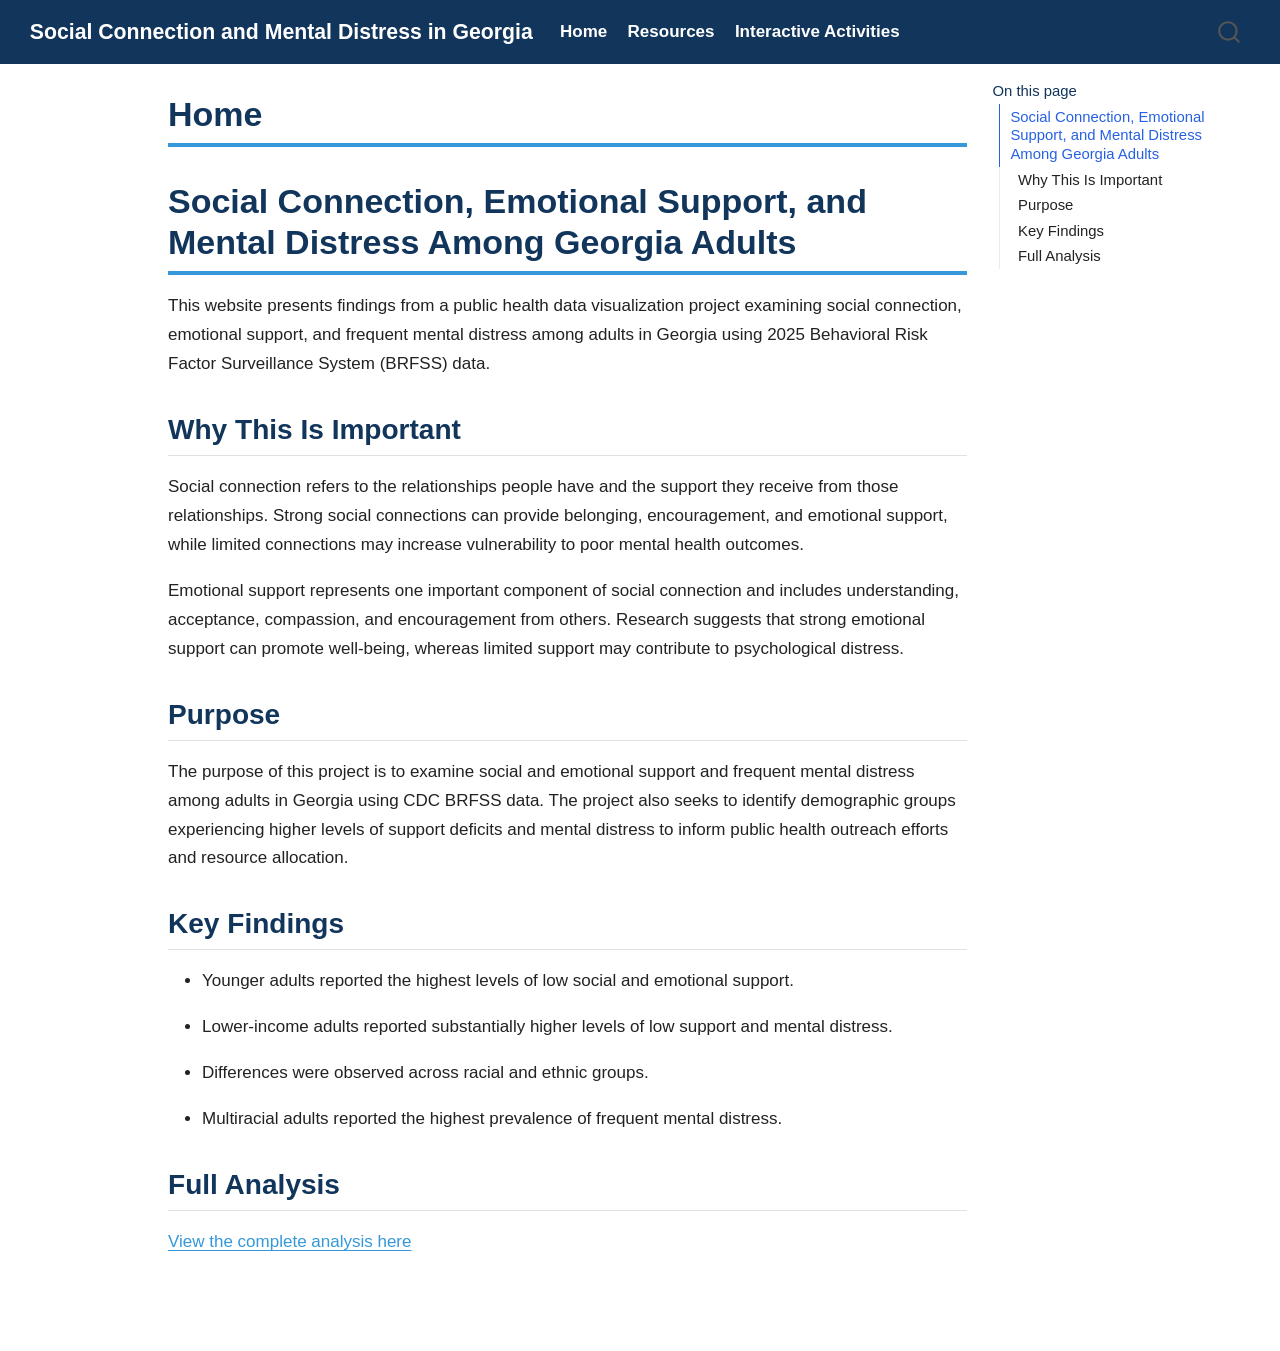
<file: docs/index.html>
<!DOCTYPE html>
<html xmlns="http://www.w3.org/1999/xhtml" lang="en" xml:lang="en"><head>

<meta charset="utf-8">
<meta name="generator" content="quarto-1.10.18">

<meta name="viewport" content="width=device-width, initial-scale=1.0, user-scalable=yes">


<title>Home – Social Connection and Mental Distress in Georgia</title>
<style>
/* Default styles provided by pandoc.
** See https://pandoc.org/MANUAL.html#variables-for-html for config info.
*/
span.smallcaps{font-variant: small-caps;}
div.columns{display: flex; gap: 1.5em;}
div.column{flex: auto;}
@media screen {
div.columns{gap: min(4vw, 1.5em);}
div.column{overflow-x: auto;}
}
div.hanging-indent{margin-left: 1.5em; text-indent: -1.5em;}
ul.task-list{list-style: none;}
ul.task-list li input[type="checkbox"] {
  width: 0.8em;
  margin: 0 0.8em 0.2em -1em; /* quarto-specific, see https://github.com/quarto-dev/quarto-cli/issues/4556 */ 
  vertical-align: middle;
}
</style>


<script src="site_libs/quarto-nav/quarto-nav.js"></script>
<script src="site_libs/quarto-nav/headroom.min.js"></script>
<script src="site_libs/clipboard/clipboard.min.js"></script>
<script src="site_libs/quarto-search/autocomplete.umd.js"></script>
<script src="site_libs/quarto-search/fuse.min.js"></script>
<script src="site_libs/quarto-search/quarto-search.js"></script>
<meta name="quarto:offset" content="./">
<script src="site_libs/quarto-html/quarto.js" type="module"></script>
<script src="site_libs/quarto-html/tabsets/tabsets.js" type="module"></script>
<script src="site_libs/quarto-html/popper.min.js"></script>
<script src="site_libs/quarto-html/tippy.umd.min.js"></script>
<script src="site_libs/quarto-html/anchor.min.js"></script>
<link href="site_libs/quarto-html/tippy.css" rel="stylesheet">
<link href="site_libs/quarto-html/quarto-syntax-highlighting-64a204ab8560d761af7679ceaba22944.css" rel="stylesheet" id="quarto-text-highlighting-styles">
<script src="site_libs/bootstrap/bootstrap.min.js"></script>
<link href="site_libs/bootstrap/bootstrap-icons.css" rel="stylesheet">
<link href="site_libs/bootstrap/bootstrap-172ba59bd5e0b52282274ba0c0cc16fc.min.css" rel="stylesheet" append-hash="true" id="quarto-bootstrap" data-mode="light">
<script id="quarto-search-options" type="application/json">{
  "location": "navbar",
  "copy-button": false,
  "collapse-after": 3,
  "panel-placement": "end",
  "type": "overlay",
  "limit": 50,
  "keyboard-shortcut": [
    "f",
    "/",
    "s"
  ],
  "show-item-context": false,
  "language": {
    "search-no-results-text": "No results",
    "search-matching-documents-text": "matching documents",
    "search-copy-link-title": "Copy link to search",
    "search-hide-matches-text": "Hide additional matches",
    "search-more-match-text": "more match in this document",
    "search-more-matches-text": "more matches in this document",
    "search-clear-button-title": "Clear",
    "search-text-placeholder": "",
    "search-detached-cancel-button-title": "Cancel",
    "search-submit-button-title": "Submit",
    "search-label": "Search"
  }
}</script>


<link rel="stylesheet" href="styles.css">
</head>

<body class="nav-fixed quarto-light">

<div id="quarto-search-results"></div>
  <header id="quarto-header" class="headroom fixed-top">
    <nav class="navbar navbar-expand-lg " data-bs-theme="dark">
      <div class="navbar-container container-fluid">
      <div class="navbar-brand-container mx-auto">
    <a class="navbar-brand" href="./index.html">
    <span class="navbar-title">Social Connection and Mental Distress in Georgia</span>
    </a>
  </div>
            <div id="quarto-search" class="" title="Search"></div>
          <button class="navbar-toggler" type="button" data-bs-toggle="collapse" data-bs-target="#navbarCollapse" aria-controls="navbarCollapse" role="menu" aria-expanded="false" aria-label="Toggle navigation" onclick="if (window.quartoToggleHeadroom) { window.quartoToggleHeadroom(); }">
  <span class="navbar-toggler-icon"></span>
</button>
          <div class="collapse navbar-collapse" id="navbarCollapse">
            <ul class="navbar-nav navbar-nav-scroll me-auto">
  <li class="nav-item">
    <a class="nav-link active" href="./index.html" aria-current="page"> 
<span class="menu-text">Home</span></a>
  </li>  
  <li class="nav-item">
    <a class="nav-link" href="./resources.html"> 
<span class="menu-text">Resources</span></a>
  </li>  
  <li class="nav-item">
    <a class="nav-link" href="./activities.html"> 
<span class="menu-text">Interactive Activities</span></a>
  </li>  
</ul>
          </div> <!-- /navcollapse -->
            <div class="quarto-navbar-tools">
</div>
      </div> <!-- /container-fluid -->
    </nav>
</header>
<!-- content -->
<div id="quarto-content" class="quarto-container page-columns page-rows-contents page-layout-article page-navbar">
<!-- sidebar -->
<!-- margin-sidebar -->
    <div id="quarto-margin-sidebar" class="sidebar margin-sidebar">
        <nav id="TOC" role="doc-toc" class="toc-active">
    <h2 id="toc-title">On this page</h2>
   
  <ul>
  <li><a href="#social-connection-emotional-support-and-mental-distress-among-georgia-adults" id="toc-social-connection-emotional-support-and-mental-distress-among-georgia-adults" class="nav-link active" data-scroll-target="#social-connection-emotional-support-and-mental-distress-among-georgia-adults">Social Connection, Emotional Support, and Mental Distress Among Georgia Adults</a>
  <ul class="collapse">
  <li><a href="#why-this-is-important" id="toc-why-this-is-important" class="nav-link" data-scroll-target="#why-this-is-important">Why This Is Important</a></li>
  <li><a href="#purpose" id="toc-purpose" class="nav-link" data-scroll-target="#purpose">Purpose</a></li>
  <li><a href="#key-findings" id="toc-key-findings" class="nav-link" data-scroll-target="#key-findings">Key Findings</a></li>
  <li><a href="#full-analysis" id="toc-full-analysis" class="nav-link" data-scroll-target="#full-analysis">Full Analysis</a></li>
  </ul></li>
  </ul>
</nav>
    </div>
<!-- main -->
<main class="content" id="quarto-document-content">

<header id="title-block-header" class="quarto-title-block default">
<div class="quarto-title">
<h1 class="title">Home</h1>
</div>



<div class="quarto-title-meta">

    
  
    
  </div>
  


</header>


<section id="social-connection-emotional-support-and-mental-distress-among-georgia-adults" class="level1">
<h1>Social Connection, Emotional Support, and Mental Distress Among Georgia Adults</h1>
<p>This website presents findings from a public health data visualization project examining social connection, emotional support, and frequent mental distress among adults in Georgia using 2025 Behavioral Risk Factor Surveillance System (BRFSS) data.</p>
<section id="why-this-is-important" class="level2">
<h2 class="anchored" data-anchor-id="why-this-is-important">Why This Is Important</h2>
<p>Social connection refers to the relationships people have and the support they receive from those relationships. Strong social connections can provide belonging, encouragement, and emotional support, while limited connections may increase vulnerability to poor mental health outcomes.</p>
<p>Emotional support represents one important component of social connection and includes understanding, acceptance, compassion, and encouragement from others. Research suggests that strong emotional support can promote well-being, whereas limited support may contribute to psychological distress.</p>
</section>
<section id="purpose" class="level2">
<h2 class="anchored" data-anchor-id="purpose">Purpose</h2>
<p>The purpose of this project is to examine social and emotional support and frequent mental distress among adults in Georgia using CDC BRFSS data. The project also seeks to identify demographic groups experiencing higher levels of support deficits and mental distress to inform public health outreach efforts and resource allocation.</p>
</section>
<section id="key-findings" class="level2">
<h2 class="anchored" data-anchor-id="key-findings">Key Findings</h2>
<ul>
<li><p>Younger adults reported the highest levels of low social and emotional support.</p></li>
<li><p>Lower-income adults reported substantially higher levels of low support and mental distress.</p></li>
<li><p>Differences were observed across racial and ethnic groups.</p></li>
<li><p>Multiracial adults reported the highest prevalence of frequent mental distress.</p></li>
</ul>
</section>
<section id="full-analysis" class="level2">
<h2 class="anchored" data-anchor-id="full-analysis">Full Analysis</h2>
<p><a href="./Final_Proposal_Project_Doc.html">View the complete analysis here</a></p>


</section>
</section>

</main> <!-- /main -->
<script id="quarto-html-after-body" type="application/javascript">
  window.document.addEventListener("DOMContentLoaded", function (event) {
    const icon = "";
    const anchorJS = new window.AnchorJS();
    anchorJS.options = {
      placement: 'right',
      icon: icon
    };
    anchorJS.add('.anchored');
    const isCodeAnnotation = (el) => {
      for (const clz of el.classList) {
        if (clz.startsWith('code-annotation-')) {                     
          return true;
        }
      }
      return false;
    }
    const onCopySuccess = function(e) {
      // button target
      const button = e.trigger;
      // don't keep focus
      button.blur();
      // flash "checked"
      button.classList.add('code-copy-button-checked');
      var currentTitle = button.getAttribute("title");
      button.setAttribute("title", "Copied!");
      let tooltip;
      if (window.bootstrap) {
        button.setAttribute("data-bs-toggle", "tooltip");
        button.setAttribute("data-bs-placement", "left");
        button.setAttribute("data-bs-title", "Copied!");
        tooltip = new bootstrap.Tooltip(button, 
          { trigger: "manual", 
            customClass: "code-copy-button-tooltip",
            offset: [0, -8]});
        tooltip.show();    
      }
      setTimeout(function() {
        if (tooltip) {
          tooltip.hide();
          button.removeAttribute("data-bs-title");
          button.removeAttribute("data-bs-toggle");
          button.removeAttribute("data-bs-placement");
        }
        button.setAttribute("title", currentTitle);
        button.classList.remove('code-copy-button-checked');
      }, 1000);
      // clear code selection
      e.clearSelection();
    }
    const getTextToCopy = function(trigger) {
      const outerScaffold = trigger.parentElement.cloneNode(true);
      const codeEl = outerScaffold.querySelector('code');
      for (const childEl of codeEl.children) {
        if (isCodeAnnotation(childEl)) {
          childEl.remove();
        }
      }
      return codeEl.innerText;
    }
    const clipboard = new window.ClipboardJS('.code-copy-button:not([data-in-quarto-modal])', {
      text: getTextToCopy
    });
    clipboard.on('success', onCopySuccess);
    if (window.document.getElementById('quarto-embedded-source-code-modal')) {
      const clipboardModal = new window.ClipboardJS('.code-copy-button[data-in-quarto-modal]', {
        text: getTextToCopy,
        container: window.document.getElementById('quarto-embedded-source-code-modal')
      });
      clipboardModal.on('success', onCopySuccess);
    }
      var localhostRegex = new RegExp(/^(?:http|https):\/\/localhost\:?[0-9]*\//);
      var mailtoRegex = new RegExp(/^mailto:/);
        var filterRegex = new RegExp('/' + window.location.host + '/');
      var isInternal = (href) => {
          return filterRegex.test(href) || localhostRegex.test(href) || mailtoRegex.test(href);
      }
      // Inspect non-navigation links and adorn them if external
     var links = window.document.querySelectorAll('a[href]:not(.nav-link):not(.navbar-brand):not(.toc-action):not(.sidebar-link):not(.sidebar-item-toggle):not(.pagination-link):not(.no-external):not([aria-hidden]):not(.dropdown-item):not(.quarto-navigation-tool):not(.about-link)');
      for (var i=0; i<links.length; i++) {
        const link = links[i];
        if (!isInternal(link.href)) {
          // undo the damage that might have been done by quarto-nav.js in the case of
          // links that we want to consider external
          if (link.dataset.originalHref !== undefined) {
            link.href = link.dataset.originalHref;
          }
        }
      }
    function tippyHover(el, contentFn, onTriggerFn, onUntriggerFn) {
      const config = {
        allowHTML: true,
        maxWidth: 500,
        delay: 100,
        arrow: false,
        appendTo: function(el) {
            return el.parentElement;
        },
        interactive: true,
        interactiveBorder: 10,
        theme: 'quarto',
        placement: 'bottom-start',
      };
      if (contentFn) {
        config.content = contentFn;
      }
      if (onTriggerFn) {
        config.onTrigger = onTriggerFn;
      }
      if (onUntriggerFn) {
        config.onUntrigger = onUntriggerFn;
      }
      window.tippy(el, config); 
    }
    const noterefs = window.document.querySelectorAll('a[role="doc-noteref"]');
    for (var i=0; i<noterefs.length; i++) {
      const ref = noterefs[i];
      tippyHover(ref, function() {
        // use id or data attribute instead here
        let href = ref.getAttribute('data-footnote-href') || ref.getAttribute('href');
        try { href = new URL(href).hash; } catch {}
        const id = href.replace(/^#\/?/, "");
        const note = window.document.getElementById(id);
        if (note) {
          return note.innerHTML;
        } else {
          return "";
        }
      });
    }
    const xrefs = window.document.querySelectorAll('a.quarto-xref');
    const processXRef = (id, note) => {
      // Strip column container classes
      const stripColumnClz = (el) => {
        el.classList.remove("page-full", "page-columns");
        if (el.children) {
          for (const child of el.children) {
            stripColumnClz(child);
          }
        }
      }
      stripColumnClz(note)
      if (id === null || id.startsWith('sec-')) {
        // Special case sections, only their first couple elements
        const container = document.createElement("div");
        if (note.children && note.children.length > 2) {
          container.appendChild(note.children[0].cloneNode(true));
          for (let i = 1; i < note.children.length; i++) {
            const child = note.children[i];
            if (child.tagName === "P" && child.innerText === "") {
              continue;
            } else {
              container.appendChild(child.cloneNode(true));
              break;
            }
          }
          if (window.Quarto?.typesetMath) {
            window.Quarto.typesetMath(container);
          }
          return container.innerHTML
        } else {
          if (window.Quarto?.typesetMath) {
            window.Quarto.typesetMath(note);
          }
          return note.innerHTML;
        }
      } else {
        // Remove any anchor links if they are present
        const anchorLink = note.querySelector('a.anchorjs-link');
        if (anchorLink) {
          anchorLink.remove();
        }
        if (window.Quarto?.typesetMath) {
          window.Quarto.typesetMath(note);
        }
        if (note.classList.contains("callout")) {
          return note.outerHTML;
        } else {
          return note.innerHTML;
        }
      }
    }
    for (var i=0; i<xrefs.length; i++) {
      const xref = xrefs[i];
      tippyHover(xref, undefined, function(instance) {
        instance.disable();
        let url = xref.getAttribute('href');
        let hash = undefined; 
        if (url.startsWith('#')) {
          hash = url;
        } else {
          try { hash = new URL(url).hash; } catch {}
        }
        if (hash) {
          const id = hash.replace(/^#\/?/, "");
          const note = window.document.getElementById(id);
          if (note !== null) {
            try {
              const html = processXRef(id, note.cloneNode(true));
              instance.setContent(html);
            } finally {
              instance.enable();
              instance.show();
            }
          } else {
            // See if we can fetch this
            fetch(url.split('#')[0])
            .then(res => res.text())
            .then(html => {
              const parser = new DOMParser();
              const htmlDoc = parser.parseFromString(html, "text/html");
              const note = htmlDoc.getElementById(id);
              if (note !== null) {
                const html = processXRef(id, note);
                instance.setContent(html);
              } 
            }).finally(() => {
              instance.enable();
              instance.show();
            });
          }
        } else {
          // See if we can fetch a full url (with no hash to target)
          // This is a special case and we should probably do some content thinning / targeting
          fetch(url)
          .then(res => res.text())
          .then(html => {
            const parser = new DOMParser();
            const htmlDoc = parser.parseFromString(html, "text/html");
            const note = htmlDoc.querySelector('main.content');
            if (note !== null) {
              // This should only happen for chapter cross references
              // (since there is no id in the URL)
              // remove the first header
              if (note.children.length > 0 && note.children[0].tagName === "HEADER") {
                note.children[0].remove();
              }
              const html = processXRef(null, note);
              instance.setContent(html);
            } 
          }).finally(() => {
            instance.enable();
            instance.show();
          });
        }
      }, function(instance) {
      });
    }
        let selectedAnnoteEl;
        const selectorForAnnotation = ( cell, annotation) => {
          let cellAttr = 'data-code-cell="' + cell + '"';
          let lineAttr = 'data-code-annotation="' +  annotation + '"';
          const selector = 'span[' + cellAttr + '][' + lineAttr + ']';
          return selector;
        }
        const selectCodeLines = (annoteEl) => {
          const doc = window.document;
          const targetCell = annoteEl.getAttribute("data-target-cell");
          const targetAnnotation = annoteEl.getAttribute("data-target-annotation");
          const annoteSpan = window.document.querySelector(selectorForAnnotation(targetCell, targetAnnotation));
          const lines = annoteSpan.getAttribute("data-code-lines").split(",");
          const lineIds = lines.map((line) => {
            return targetCell + "-" + line;
          })
          let top = null;
          let height = null;
          let parent = null;
          if (lineIds.length > 0) {
              //compute the position of the single el (top and bottom and make a div)
              const el = window.document.getElementById(lineIds[0]);
              top = el.offsetTop;
              height = el.offsetHeight;
              parent = el.parentElement.parentElement;
            if (lineIds.length > 1) {
              const lastEl = window.document.getElementById(lineIds[lineIds.length - 1]);
              const bottom = lastEl.offsetTop + lastEl.offsetHeight;
              height = bottom - top;
            }
            if (top !== null && height !== null && parent !== null) {
              // cook up a div (if necessary) and position it 
              let div = window.document.getElementById("code-annotation-line-highlight");
              if (div === null) {
                div = window.document.createElement("div");
                div.setAttribute("id", "code-annotation-line-highlight");
                div.style.position = 'absolute';
                parent.appendChild(div);
              }
              div.style.top = top - 2 + "px";
              div.style.height = height + 4 + "px";
              div.style.left = 0;
              let gutterDiv = window.document.getElementById("code-annotation-line-highlight-gutter");
              if (gutterDiv === null) {
                gutterDiv = window.document.createElement("div");
                gutterDiv.setAttribute("id", "code-annotation-line-highlight-gutter");
                gutterDiv.style.position = 'absolute';
                const codeCell = window.document.getElementById(targetCell);
                const gutter = codeCell.querySelector('.code-annotation-gutter');
                gutter.appendChild(gutterDiv);
              }
              gutterDiv.style.top = top - 2 + "px";
              gutterDiv.style.height = height + 4 + "px";
            }
            selectedAnnoteEl = annoteEl;
          }
        };
        const unselectCodeLines = () => {
          const elementsIds = ["code-annotation-line-highlight", "code-annotation-line-highlight-gutter"];
          elementsIds.forEach((elId) => {
            const div = window.document.getElementById(elId);
            if (div) {
              div.remove();
            }
          });
          selectedAnnoteEl = undefined;
        };
          // Handle positioning of the toggle
      window.addEventListener(
        "resize",
        throttle(() => {
          elRect = undefined;
          if (selectedAnnoteEl) {
            selectCodeLines(selectedAnnoteEl);
          }
        }, 10)
      );
      function throttle(fn, ms) {
      let throttle = false;
      let timer;
        return (...args) => {
          if(!throttle) { // first call gets through
              fn.apply(this, args);
              throttle = true;
          } else { // all the others get throttled
              if(timer) clearTimeout(timer); // cancel #2
              timer = setTimeout(() => {
                fn.apply(this, args);
                timer = throttle = false;
              }, ms);
          }
        };
      }
        // Attach click handler to the DT
        const annoteDls = window.document.querySelectorAll('dt[data-target-cell]');
        for (const annoteDlNode of annoteDls) {
          annoteDlNode.addEventListener('click', (event) => {
            const clickedEl = event.target;
            if (clickedEl !== selectedAnnoteEl) {
              unselectCodeLines();
              const activeEl = window.document.querySelector('dt[data-target-cell].code-annotation-active');
              if (activeEl) {
                activeEl.classList.remove('code-annotation-active');
              }
              selectCodeLines(clickedEl);
              clickedEl.classList.add('code-annotation-active');
            } else {
              // Unselect the line
              unselectCodeLines();
              clickedEl.classList.remove('code-annotation-active');
            }
          });
        }
    const findCites = (el) => {
      const parentEl = el.parentElement;
      if (parentEl) {
        const cites = parentEl.dataset.cites;
        if (cites) {
          return {
            el,
            cites: cites.split(' ')
          };
        } else {
          return findCites(el.parentElement)
        }
      } else {
        return undefined;
      }
    };
    var bibliorefs = window.document.querySelectorAll('a[role="doc-biblioref"]');
    for (var i=0; i<bibliorefs.length; i++) {
      const ref = bibliorefs[i];
      const citeInfo = findCites(ref);
      if (citeInfo) {
        tippyHover(citeInfo.el, function() {
          var popup = window.document.createElement('div');
          citeInfo.cites.forEach(function(cite) {
            var citeDiv = window.document.createElement('div');
            citeDiv.classList.add('hanging-indent');
            citeDiv.classList.add('csl-entry');
            var biblioDiv = window.document.getElementById('ref-' + cite);
            if (biblioDiv) {
              citeDiv.innerHTML = biblioDiv.innerHTML;
            }
            popup.appendChild(citeDiv);
          });
          return popup.innerHTML;
        });
      }
    }
  });
  </script>
</div> <!-- /content -->




</body></html>
</file>
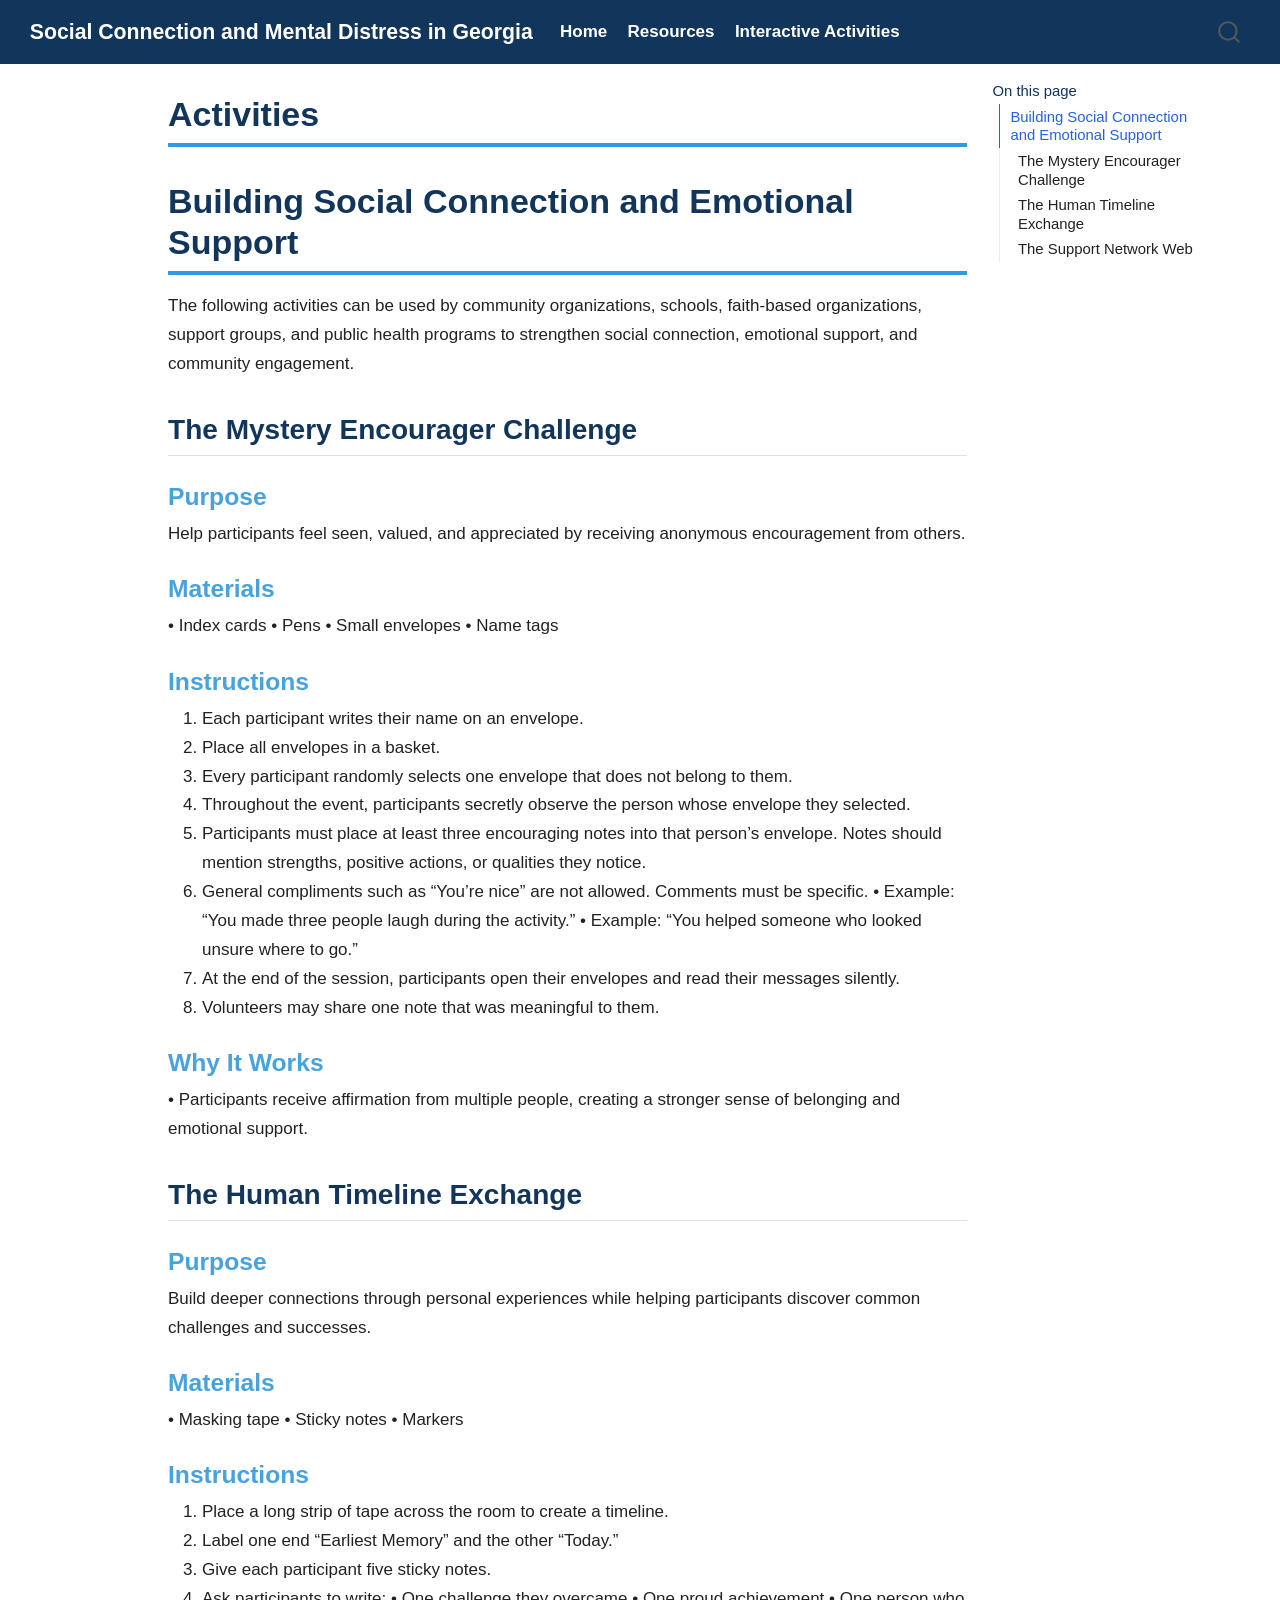
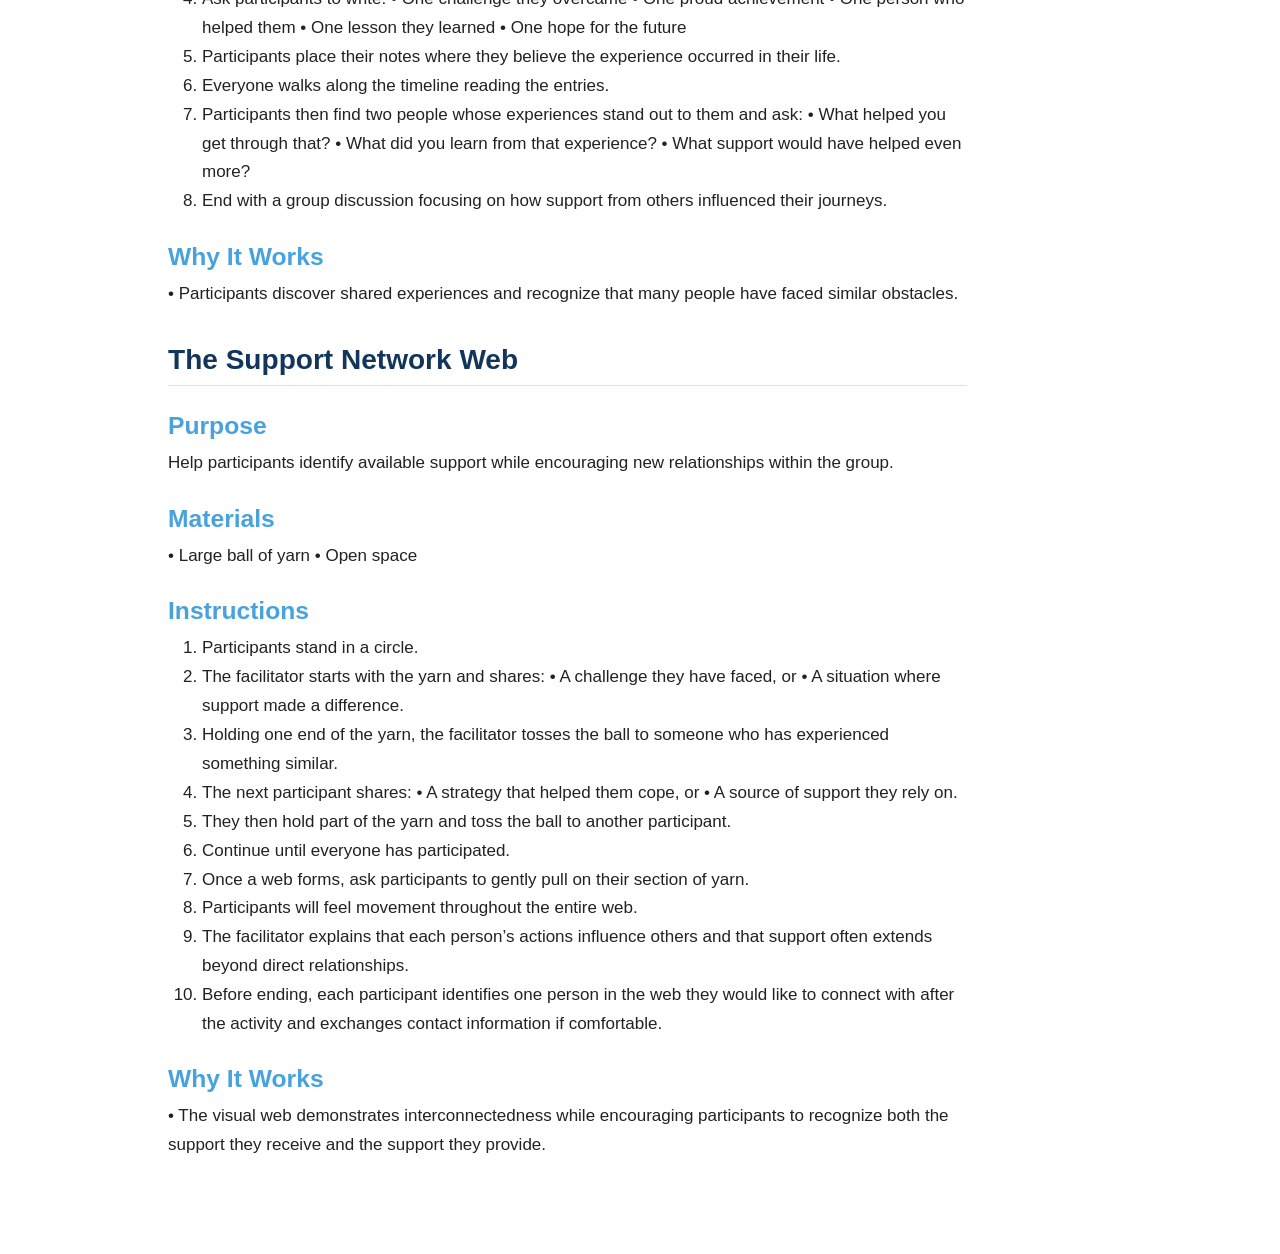
<file: docs/activities.html>
<!DOCTYPE html>
<html xmlns="http://www.w3.org/1999/xhtml" lang="en" xml:lang="en"><head>

<meta charset="utf-8">
<meta name="generator" content="quarto-1.10.18">

<meta name="viewport" content="width=device-width, initial-scale=1.0, user-scalable=yes">


<title>Activities – Social Connection and Mental Distress in Georgia</title>
<style>
/* Default styles provided by pandoc.
** See https://pandoc.org/MANUAL.html#variables-for-html for config info.
*/
span.smallcaps{font-variant: small-caps;}
div.columns{display: flex; gap: 1.5em;}
div.column{flex: auto;}
@media screen {
div.columns{gap: min(4vw, 1.5em);}
div.column{overflow-x: auto;}
}
div.hanging-indent{margin-left: 1.5em; text-indent: -1.5em;}
ul.task-list{list-style: none;}
ul.task-list li input[type="checkbox"] {
  width: 0.8em;
  margin: 0 0.8em 0.2em -1em; /* quarto-specific, see https://github.com/quarto-dev/quarto-cli/issues/4556 */ 
  vertical-align: middle;
}
</style>


<script src="site_libs/quarto-nav/quarto-nav.js"></script>
<script src="site_libs/quarto-nav/headroom.min.js"></script>
<script src="site_libs/clipboard/clipboard.min.js"></script>
<script src="site_libs/quarto-search/autocomplete.umd.js"></script>
<script src="site_libs/quarto-search/fuse.min.js"></script>
<script src="site_libs/quarto-search/quarto-search.js"></script>
<meta name="quarto:offset" content="./">
<script src="site_libs/quarto-html/quarto.js" type="module"></script>
<script src="site_libs/quarto-html/tabsets/tabsets.js" type="module"></script>
<script src="site_libs/quarto-html/popper.min.js"></script>
<script src="site_libs/quarto-html/tippy.umd.min.js"></script>
<script src="site_libs/quarto-html/anchor.min.js"></script>
<link href="site_libs/quarto-html/tippy.css" rel="stylesheet">
<link href="site_libs/quarto-html/quarto-syntax-highlighting-64a204ab8560d761af7679ceaba22944.css" rel="stylesheet" id="quarto-text-highlighting-styles">
<script src="site_libs/bootstrap/bootstrap.min.js"></script>
<link href="site_libs/bootstrap/bootstrap-icons.css" rel="stylesheet">
<link href="site_libs/bootstrap/bootstrap-172ba59bd5e0b52282274ba0c0cc16fc.min.css" rel="stylesheet" append-hash="true" id="quarto-bootstrap" data-mode="light">
<script id="quarto-search-options" type="application/json">{
  "location": "navbar",
  "copy-button": false,
  "collapse-after": 3,
  "panel-placement": "end",
  "type": "overlay",
  "limit": 50,
  "keyboard-shortcut": [
    "f",
    "/",
    "s"
  ],
  "show-item-context": false,
  "language": {
    "search-no-results-text": "No results",
    "search-matching-documents-text": "matching documents",
    "search-copy-link-title": "Copy link to search",
    "search-hide-matches-text": "Hide additional matches",
    "search-more-match-text": "more match in this document",
    "search-more-matches-text": "more matches in this document",
    "search-clear-button-title": "Clear",
    "search-text-placeholder": "",
    "search-detached-cancel-button-title": "Cancel",
    "search-submit-button-title": "Submit",
    "search-label": "Search"
  }
}</script>


<link rel="stylesheet" href="styles.css">
</head>

<body class="nav-fixed quarto-light">

<div id="quarto-search-results"></div>
  <header id="quarto-header" class="headroom fixed-top">
    <nav class="navbar navbar-expand-lg " data-bs-theme="dark">
      <div class="navbar-container container-fluid">
      <div class="navbar-brand-container mx-auto">
    <a class="navbar-brand" href="./index.html">
    <span class="navbar-title">Social Connection and Mental Distress in Georgia</span>
    </a>
  </div>
            <div id="quarto-search" class="" title="Search"></div>
          <button class="navbar-toggler" type="button" data-bs-toggle="collapse" data-bs-target="#navbarCollapse" aria-controls="navbarCollapse" role="menu" aria-expanded="false" aria-label="Toggle navigation" onclick="if (window.quartoToggleHeadroom) { window.quartoToggleHeadroom(); }">
  <span class="navbar-toggler-icon"></span>
</button>
          <div class="collapse navbar-collapse" id="navbarCollapse">
            <ul class="navbar-nav navbar-nav-scroll me-auto">
  <li class="nav-item">
    <a class="nav-link" href="./index.html"> 
<span class="menu-text">Home</span></a>
  </li>  
  <li class="nav-item">
    <a class="nav-link" href="./resources.html"> 
<span class="menu-text">Resources</span></a>
  </li>  
  <li class="nav-item">
    <a class="nav-link active" href="./activities.html" aria-current="page"> 
<span class="menu-text">Interactive Activities</span></a>
  </li>  
</ul>
          </div> <!-- /navcollapse -->
            <div class="quarto-navbar-tools">
</div>
      </div> <!-- /container-fluid -->
    </nav>
</header>
<!-- content -->
<div id="quarto-content" class="quarto-container page-columns page-rows-contents page-layout-article page-navbar">
<!-- sidebar -->
<!-- margin-sidebar -->
    <div id="quarto-margin-sidebar" class="sidebar margin-sidebar">
        <nav id="TOC" role="doc-toc" class="toc-active">
    <h2 id="toc-title">On this page</h2>
   
  <ul>
  <li><a href="#building-social-connection-and-emotional-support" id="toc-building-social-connection-and-emotional-support" class="nav-link active" data-scroll-target="#building-social-connection-and-emotional-support">Building Social Connection and Emotional Support</a>
  <ul class="collapse">
  <li><a href="#the-mystery-encourager-challenge" id="toc-the-mystery-encourager-challenge" class="nav-link" data-scroll-target="#the-mystery-encourager-challenge">The Mystery Encourager Challenge</a>
  <ul class="collapse">
  <li><a href="#purpose" id="toc-purpose" class="nav-link" data-scroll-target="#purpose">Purpose</a></li>
  <li><a href="#materials" id="toc-materials" class="nav-link" data-scroll-target="#materials">Materials</a></li>
  <li><a href="#instructions" id="toc-instructions" class="nav-link" data-scroll-target="#instructions">Instructions</a></li>
  <li><a href="#why-it-works" id="toc-why-it-works" class="nav-link" data-scroll-target="#why-it-works">Why It Works</a></li>
  </ul></li>
  <li><a href="#the-human-timeline-exchange" id="toc-the-human-timeline-exchange" class="nav-link" data-scroll-target="#the-human-timeline-exchange">The Human Timeline Exchange</a>
  <ul class="collapse">
  <li><a href="#purpose-1" id="toc-purpose-1" class="nav-link" data-scroll-target="#purpose-1">Purpose</a></li>
  <li><a href="#materials-1" id="toc-materials-1" class="nav-link" data-scroll-target="#materials-1">Materials</a></li>
  <li><a href="#instructions-1" id="toc-instructions-1" class="nav-link" data-scroll-target="#instructions-1">Instructions</a></li>
  <li><a href="#why-it-works-1" id="toc-why-it-works-1" class="nav-link" data-scroll-target="#why-it-works-1">Why It Works</a></li>
  </ul></li>
  <li><a href="#the-support-network-web" id="toc-the-support-network-web" class="nav-link" data-scroll-target="#the-support-network-web">The Support Network Web</a>
  <ul class="collapse">
  <li><a href="#purpose-2" id="toc-purpose-2" class="nav-link" data-scroll-target="#purpose-2">Purpose</a></li>
  <li><a href="#materials-2" id="toc-materials-2" class="nav-link" data-scroll-target="#materials-2">Materials</a></li>
  <li><a href="#instructions-2" id="toc-instructions-2" class="nav-link" data-scroll-target="#instructions-2">Instructions</a></li>
  <li><a href="#why-it-works-2" id="toc-why-it-works-2" class="nav-link" data-scroll-target="#why-it-works-2">Why It Works</a></li>
  </ul></li>
  </ul></li>
  </ul>
</nav>
    </div>
<!-- main -->
<main class="content" id="quarto-document-content">

<header id="title-block-header" class="quarto-title-block default">
<div class="quarto-title">
<h1 class="title">Activities</h1>
</div>



<div class="quarto-title-meta">

    
  
    
  </div>
  


</header>


<section id="building-social-connection-and-emotional-support" class="level1">
<h1>Building Social Connection and Emotional Support</h1>
<p>The following activities can be used by community organizations, schools, faith-based organizations, support groups, and public health programs to strengthen social connection, emotional support, and community engagement.</p>
<section id="the-mystery-encourager-challenge" class="level2">
<h2 class="anchored" data-anchor-id="the-mystery-encourager-challenge">The Mystery Encourager Challenge</h2>
<section id="purpose" class="level3">
<h3 class="anchored" data-anchor-id="purpose">Purpose</h3>
<p>Help participants feel seen, valued, and appreciated by receiving anonymous encouragement from others.</p>
</section>
<section id="materials" class="level3">
<h3 class="anchored" data-anchor-id="materials">Materials</h3>
<p>• Index cards • Pens • Small envelopes • Name tags</p>
</section>
<section id="instructions" class="level3">
<h3 class="anchored" data-anchor-id="instructions">Instructions</h3>
<ol type="1">
<li>Each participant writes their name on an envelope.</li>
<li>Place all envelopes in a basket.</li>
<li>Every participant randomly selects one envelope that does not belong to them.</li>
<li>Throughout the event, participants secretly observe the person whose envelope they selected.</li>
<li>Participants must place at least three encouraging notes into that person’s envelope. Notes should mention strengths, positive actions, or qualities they notice.</li>
<li>General compliments such as “You’re nice” are not allowed. Comments must be specific. • Example: “You made three people laugh during the activity.” • Example: “You helped someone who looked unsure where to go.”</li>
<li>At the end of the session, participants open their envelopes and read their messages silently.</li>
<li>Volunteers may share one note that was meaningful to them.</li>
</ol>
</section>
<section id="why-it-works" class="level3">
<h3 class="anchored" data-anchor-id="why-it-works">Why It Works</h3>
<p>• Participants receive affirmation from multiple people, creating a stronger sense of belonging and emotional support.</p>
</section>
</section>
<section id="the-human-timeline-exchange" class="level2">
<h2 class="anchored" data-anchor-id="the-human-timeline-exchange">The Human Timeline Exchange</h2>
<section id="purpose-1" class="level3">
<h3 class="anchored" data-anchor-id="purpose-1">Purpose</h3>
<p>Build deeper connections through personal experiences while helping participants discover common challenges and successes.</p>
</section>
<section id="materials-1" class="level3">
<h3 class="anchored" data-anchor-id="materials-1">Materials</h3>
<p>• Masking tape • Sticky notes • Markers</p>
</section>
<section id="instructions-1" class="level3">
<h3 class="anchored" data-anchor-id="instructions-1">Instructions</h3>
<ol type="1">
<li>Place a long strip of tape across the room to create a timeline.</li>
<li>Label one end “Earliest Memory” and the other “Today.”</li>
<li>Give each participant five sticky notes.</li>
<li>Ask participants to write: • One challenge they overcame • One proud achievement • One person who helped them • One lesson they learned • One hope for the future</li>
<li>Participants place their notes where they believe the experience occurred in their life.</li>
<li>Everyone walks along the timeline reading the entries.</li>
<li>Participants then find two people whose experiences stand out to them and ask: • What helped you get through that? • What did you learn from that experience? • What support would have helped even more?</li>
<li>End with a group discussion focusing on how support from others influenced their journeys.</li>
</ol>
</section>
<section id="why-it-works-1" class="level3">
<h3 class="anchored" data-anchor-id="why-it-works-1">Why It Works</h3>
<p>• Participants discover shared experiences and recognize that many people have faced similar obstacles.</p>
</section>
</section>
<section id="the-support-network-web" class="level2">
<h2 class="anchored" data-anchor-id="the-support-network-web">The Support Network Web</h2>
<section id="purpose-2" class="level3">
<h3 class="anchored" data-anchor-id="purpose-2">Purpose</h3>
<p>Help participants identify available support while encouraging new relationships within the group.</p>
</section>
<section id="materials-2" class="level3">
<h3 class="anchored" data-anchor-id="materials-2">Materials</h3>
<p>• Large ball of yarn • Open space</p>
</section>
<section id="instructions-2" class="level3">
<h3 class="anchored" data-anchor-id="instructions-2">Instructions</h3>
<ol type="1">
<li>Participants stand in a circle.</li>
<li>The facilitator starts with the yarn and shares: • A challenge they have faced, or • A situation where support made a difference.</li>
<li>Holding one end of the yarn, the facilitator tosses the ball to someone who has experienced something similar.</li>
<li>The next participant shares: • A strategy that helped them cope, or • A source of support they rely on.</li>
<li>They then hold part of the yarn and toss the ball to another participant.</li>
<li>Continue until everyone has participated.</li>
<li>Once a web forms, ask participants to gently pull on their section of yarn.</li>
<li>Participants will feel movement throughout the entire web.</li>
<li>The facilitator explains that each person’s actions influence others and that support often extends beyond direct relationships.</li>
<li>Before ending, each participant identifies one person in the web they would like to connect with after the activity and exchanges contact information if comfortable.</li>
</ol>
</section>
<section id="why-it-works-2" class="level3">
<h3 class="anchored" data-anchor-id="why-it-works-2">Why It Works</h3>
<p>• The visual web demonstrates interconnectedness while encouraging participants to recognize both the support they receive and the support they provide.</p>


</section>
</section>
</section>

</main> <!-- /main -->
<script id="quarto-html-after-body" type="application/javascript">
  window.document.addEventListener("DOMContentLoaded", function (event) {
    const icon = "";
    const anchorJS = new window.AnchorJS();
    anchorJS.options = {
      placement: 'right',
      icon: icon
    };
    anchorJS.add('.anchored');
    const isCodeAnnotation = (el) => {
      for (const clz of el.classList) {
        if (clz.startsWith('code-annotation-')) {                     
          return true;
        }
      }
      return false;
    }
    const onCopySuccess = function(e) {
      // button target
      const button = e.trigger;
      // don't keep focus
      button.blur();
      // flash "checked"
      button.classList.add('code-copy-button-checked');
      var currentTitle = button.getAttribute("title");
      button.setAttribute("title", "Copied!");
      let tooltip;
      if (window.bootstrap) {
        button.setAttribute("data-bs-toggle", "tooltip");
        button.setAttribute("data-bs-placement", "left");
        button.setAttribute("data-bs-title", "Copied!");
        tooltip = new bootstrap.Tooltip(button, 
          { trigger: "manual", 
            customClass: "code-copy-button-tooltip",
            offset: [0, -8]});
        tooltip.show();    
      }
      setTimeout(function() {
        if (tooltip) {
          tooltip.hide();
          button.removeAttribute("data-bs-title");
          button.removeAttribute("data-bs-toggle");
          button.removeAttribute("data-bs-placement");
        }
        button.setAttribute("title", currentTitle);
        button.classList.remove('code-copy-button-checked');
      }, 1000);
      // clear code selection
      e.clearSelection();
    }
    const getTextToCopy = function(trigger) {
      const outerScaffold = trigger.parentElement.cloneNode(true);
      const codeEl = outerScaffold.querySelector('code');
      for (const childEl of codeEl.children) {
        if (isCodeAnnotation(childEl)) {
          childEl.remove();
        }
      }
      return codeEl.innerText;
    }
    const clipboard = new window.ClipboardJS('.code-copy-button:not([data-in-quarto-modal])', {
      text: getTextToCopy
    });
    clipboard.on('success', onCopySuccess);
    if (window.document.getElementById('quarto-embedded-source-code-modal')) {
      const clipboardModal = new window.ClipboardJS('.code-copy-button[data-in-quarto-modal]', {
        text: getTextToCopy,
        container: window.document.getElementById('quarto-embedded-source-code-modal')
      });
      clipboardModal.on('success', onCopySuccess);
    }
      var localhostRegex = new RegExp(/^(?:http|https):\/\/localhost\:?[0-9]*\//);
      var mailtoRegex = new RegExp(/^mailto:/);
        var filterRegex = new RegExp('/' + window.location.host + '/');
      var isInternal = (href) => {
          return filterRegex.test(href) || localhostRegex.test(href) || mailtoRegex.test(href);
      }
      // Inspect non-navigation links and adorn them if external
     var links = window.document.querySelectorAll('a[href]:not(.nav-link):not(.navbar-brand):not(.toc-action):not(.sidebar-link):not(.sidebar-item-toggle):not(.pagination-link):not(.no-external):not([aria-hidden]):not(.dropdown-item):not(.quarto-navigation-tool):not(.about-link)');
      for (var i=0; i<links.length; i++) {
        const link = links[i];
        if (!isInternal(link.href)) {
          // undo the damage that might have been done by quarto-nav.js in the case of
          // links that we want to consider external
          if (link.dataset.originalHref !== undefined) {
            link.href = link.dataset.originalHref;
          }
        }
      }
    function tippyHover(el, contentFn, onTriggerFn, onUntriggerFn) {
      const config = {
        allowHTML: true,
        maxWidth: 500,
        delay: 100,
        arrow: false,
        appendTo: function(el) {
            return el.parentElement;
        },
        interactive: true,
        interactiveBorder: 10,
        theme: 'quarto',
        placement: 'bottom-start',
      };
      if (contentFn) {
        config.content = contentFn;
      }
      if (onTriggerFn) {
        config.onTrigger = onTriggerFn;
      }
      if (onUntriggerFn) {
        config.onUntrigger = onUntriggerFn;
      }
      window.tippy(el, config); 
    }
    const noterefs = window.document.querySelectorAll('a[role="doc-noteref"]');
    for (var i=0; i<noterefs.length; i++) {
      const ref = noterefs[i];
      tippyHover(ref, function() {
        // use id or data attribute instead here
        let href = ref.getAttribute('data-footnote-href') || ref.getAttribute('href');
        try { href = new URL(href).hash; } catch {}
        const id = href.replace(/^#\/?/, "");
        const note = window.document.getElementById(id);
        if (note) {
          return note.innerHTML;
        } else {
          return "";
        }
      });
    }
    const xrefs = window.document.querySelectorAll('a.quarto-xref');
    const processXRef = (id, note) => {
      // Strip column container classes
      const stripColumnClz = (el) => {
        el.classList.remove("page-full", "page-columns");
        if (el.children) {
          for (const child of el.children) {
            stripColumnClz(child);
          }
        }
      }
      stripColumnClz(note)
      if (id === null || id.startsWith('sec-')) {
        // Special case sections, only their first couple elements
        const container = document.createElement("div");
        if (note.children && note.children.length > 2) {
          container.appendChild(note.children[0].cloneNode(true));
          for (let i = 1; i < note.children.length; i++) {
            const child = note.children[i];
            if (child.tagName === "P" && child.innerText === "") {
              continue;
            } else {
              container.appendChild(child.cloneNode(true));
              break;
            }
          }
          if (window.Quarto?.typesetMath) {
            window.Quarto.typesetMath(container);
          }
          return container.innerHTML
        } else {
          if (window.Quarto?.typesetMath) {
            window.Quarto.typesetMath(note);
          }
          return note.innerHTML;
        }
      } else {
        // Remove any anchor links if they are present
        const anchorLink = note.querySelector('a.anchorjs-link');
        if (anchorLink) {
          anchorLink.remove();
        }
        if (window.Quarto?.typesetMath) {
          window.Quarto.typesetMath(note);
        }
        if (note.classList.contains("callout")) {
          return note.outerHTML;
        } else {
          return note.innerHTML;
        }
      }
    }
    for (var i=0; i<xrefs.length; i++) {
      const xref = xrefs[i];
      tippyHover(xref, undefined, function(instance) {
        instance.disable();
        let url = xref.getAttribute('href');
        let hash = undefined; 
        if (url.startsWith('#')) {
          hash = url;
        } else {
          try { hash = new URL(url).hash; } catch {}
        }
        if (hash) {
          const id = hash.replace(/^#\/?/, "");
          const note = window.document.getElementById(id);
          if (note !== null) {
            try {
              const html = processXRef(id, note.cloneNode(true));
              instance.setContent(html);
            } finally {
              instance.enable();
              instance.show();
            }
          } else {
            // See if we can fetch this
            fetch(url.split('#')[0])
            .then(res => res.text())
            .then(html => {
              const parser = new DOMParser();
              const htmlDoc = parser.parseFromString(html, "text/html");
              const note = htmlDoc.getElementById(id);
              if (note !== null) {
                const html = processXRef(id, note);
                instance.setContent(html);
              } 
            }).finally(() => {
              instance.enable();
              instance.show();
            });
          }
        } else {
          // See if we can fetch a full url (with no hash to target)
          // This is a special case and we should probably do some content thinning / targeting
          fetch(url)
          .then(res => res.text())
          .then(html => {
            const parser = new DOMParser();
            const htmlDoc = parser.parseFromString(html, "text/html");
            const note = htmlDoc.querySelector('main.content');
            if (note !== null) {
              // This should only happen for chapter cross references
              // (since there is no id in the URL)
              // remove the first header
              if (note.children.length > 0 && note.children[0].tagName === "HEADER") {
                note.children[0].remove();
              }
              const html = processXRef(null, note);
              instance.setContent(html);
            } 
          }).finally(() => {
            instance.enable();
            instance.show();
          });
        }
      }, function(instance) {
      });
    }
        let selectedAnnoteEl;
        const selectorForAnnotation = ( cell, annotation) => {
          let cellAttr = 'data-code-cell="' + cell + '"';
          let lineAttr = 'data-code-annotation="' +  annotation + '"';
          const selector = 'span[' + cellAttr + '][' + lineAttr + ']';
          return selector;
        }
        const selectCodeLines = (annoteEl) => {
          const doc = window.document;
          const targetCell = annoteEl.getAttribute("data-target-cell");
          const targetAnnotation = annoteEl.getAttribute("data-target-annotation");
          const annoteSpan = window.document.querySelector(selectorForAnnotation(targetCell, targetAnnotation));
          const lines = annoteSpan.getAttribute("data-code-lines").split(",");
          const lineIds = lines.map((line) => {
            return targetCell + "-" + line;
          })
          let top = null;
          let height = null;
          let parent = null;
          if (lineIds.length > 0) {
              //compute the position of the single el (top and bottom and make a div)
              const el = window.document.getElementById(lineIds[0]);
              top = el.offsetTop;
              height = el.offsetHeight;
              parent = el.parentElement.parentElement;
            if (lineIds.length > 1) {
              const lastEl = window.document.getElementById(lineIds[lineIds.length - 1]);
              const bottom = lastEl.offsetTop + lastEl.offsetHeight;
              height = bottom - top;
            }
            if (top !== null && height !== null && parent !== null) {
              // cook up a div (if necessary) and position it 
              let div = window.document.getElementById("code-annotation-line-highlight");
              if (div === null) {
                div = window.document.createElement("div");
                div.setAttribute("id", "code-annotation-line-highlight");
                div.style.position = 'absolute';
                parent.appendChild(div);
              }
              div.style.top = top - 2 + "px";
              div.style.height = height + 4 + "px";
              div.style.left = 0;
              let gutterDiv = window.document.getElementById("code-annotation-line-highlight-gutter");
              if (gutterDiv === null) {
                gutterDiv = window.document.createElement("div");
                gutterDiv.setAttribute("id", "code-annotation-line-highlight-gutter");
                gutterDiv.style.position = 'absolute';
                const codeCell = window.document.getElementById(targetCell);
                const gutter = codeCell.querySelector('.code-annotation-gutter');
                gutter.appendChild(gutterDiv);
              }
              gutterDiv.style.top = top - 2 + "px";
              gutterDiv.style.height = height + 4 + "px";
            }
            selectedAnnoteEl = annoteEl;
          }
        };
        const unselectCodeLines = () => {
          const elementsIds = ["code-annotation-line-highlight", "code-annotation-line-highlight-gutter"];
          elementsIds.forEach((elId) => {
            const div = window.document.getElementById(elId);
            if (div) {
              div.remove();
            }
          });
          selectedAnnoteEl = undefined;
        };
          // Handle positioning of the toggle
      window.addEventListener(
        "resize",
        throttle(() => {
          elRect = undefined;
          if (selectedAnnoteEl) {
            selectCodeLines(selectedAnnoteEl);
          }
        }, 10)
      );
      function throttle(fn, ms) {
      let throttle = false;
      let timer;
        return (...args) => {
          if(!throttle) { // first call gets through
              fn.apply(this, args);
              throttle = true;
          } else { // all the others get throttled
              if(timer) clearTimeout(timer); // cancel #2
              timer = setTimeout(() => {
                fn.apply(this, args);
                timer = throttle = false;
              }, ms);
          }
        };
      }
        // Attach click handler to the DT
        const annoteDls = window.document.querySelectorAll('dt[data-target-cell]');
        for (const annoteDlNode of annoteDls) {
          annoteDlNode.addEventListener('click', (event) => {
            const clickedEl = event.target;
            if (clickedEl !== selectedAnnoteEl) {
              unselectCodeLines();
              const activeEl = window.document.querySelector('dt[data-target-cell].code-annotation-active');
              if (activeEl) {
                activeEl.classList.remove('code-annotation-active');
              }
              selectCodeLines(clickedEl);
              clickedEl.classList.add('code-annotation-active');
            } else {
              // Unselect the line
              unselectCodeLines();
              clickedEl.classList.remove('code-annotation-active');
            }
          });
        }
    const findCites = (el) => {
      const parentEl = el.parentElement;
      if (parentEl) {
        const cites = parentEl.dataset.cites;
        if (cites) {
          return {
            el,
            cites: cites.split(' ')
          };
        } else {
          return findCites(el.parentElement)
        }
      } else {
        return undefined;
      }
    };
    var bibliorefs = window.document.querySelectorAll('a[role="doc-biblioref"]');
    for (var i=0; i<bibliorefs.length; i++) {
      const ref = bibliorefs[i];
      const citeInfo = findCites(ref);
      if (citeInfo) {
        tippyHover(citeInfo.el, function() {
          var popup = window.document.createElement('div');
          citeInfo.cites.forEach(function(cite) {
            var citeDiv = window.document.createElement('div');
            citeDiv.classList.add('hanging-indent');
            citeDiv.classList.add('csl-entry');
            var biblioDiv = window.document.getElementById('ref-' + cite);
            if (biblioDiv) {
              citeDiv.innerHTML = biblioDiv.innerHTML;
            }
            popup.appendChild(citeDiv);
          });
          return popup.innerHTML;
        });
      }
    }
  });
  </script>
</div> <!-- /content -->




</body></html>
</file>
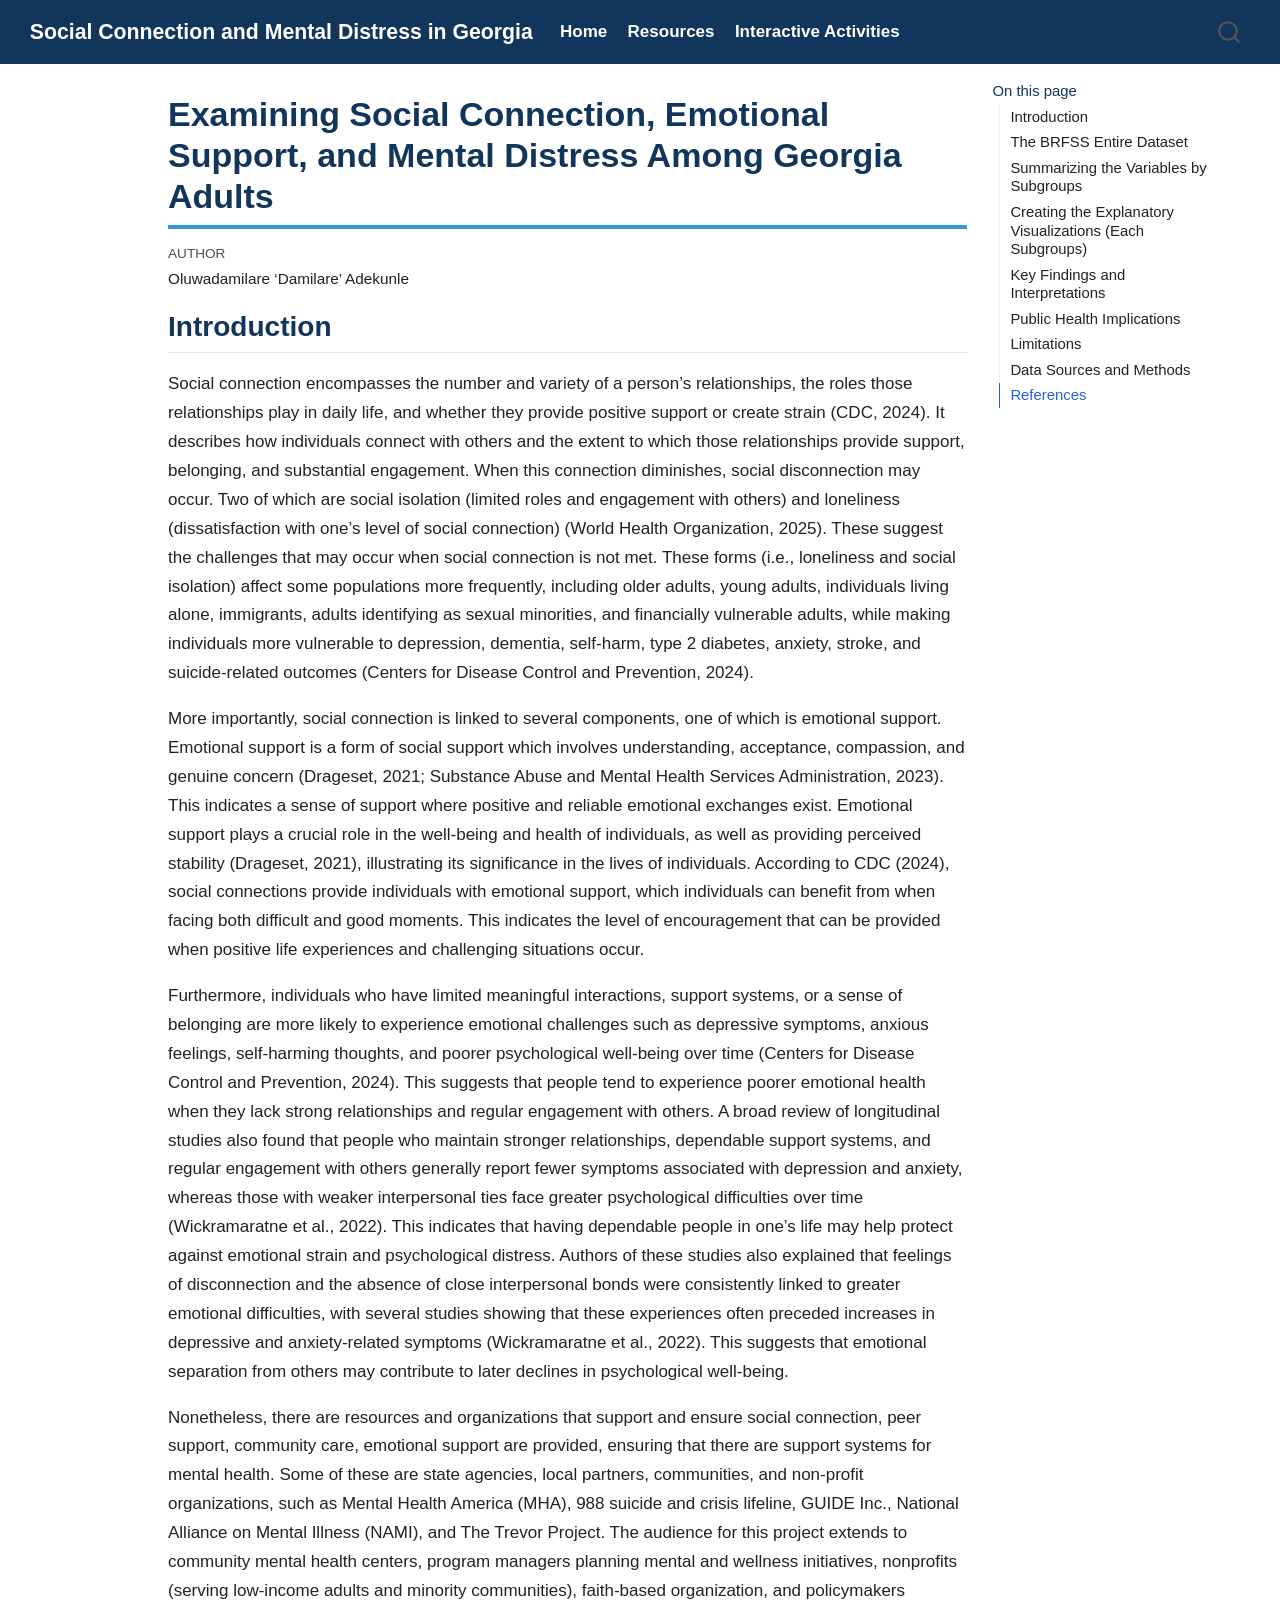
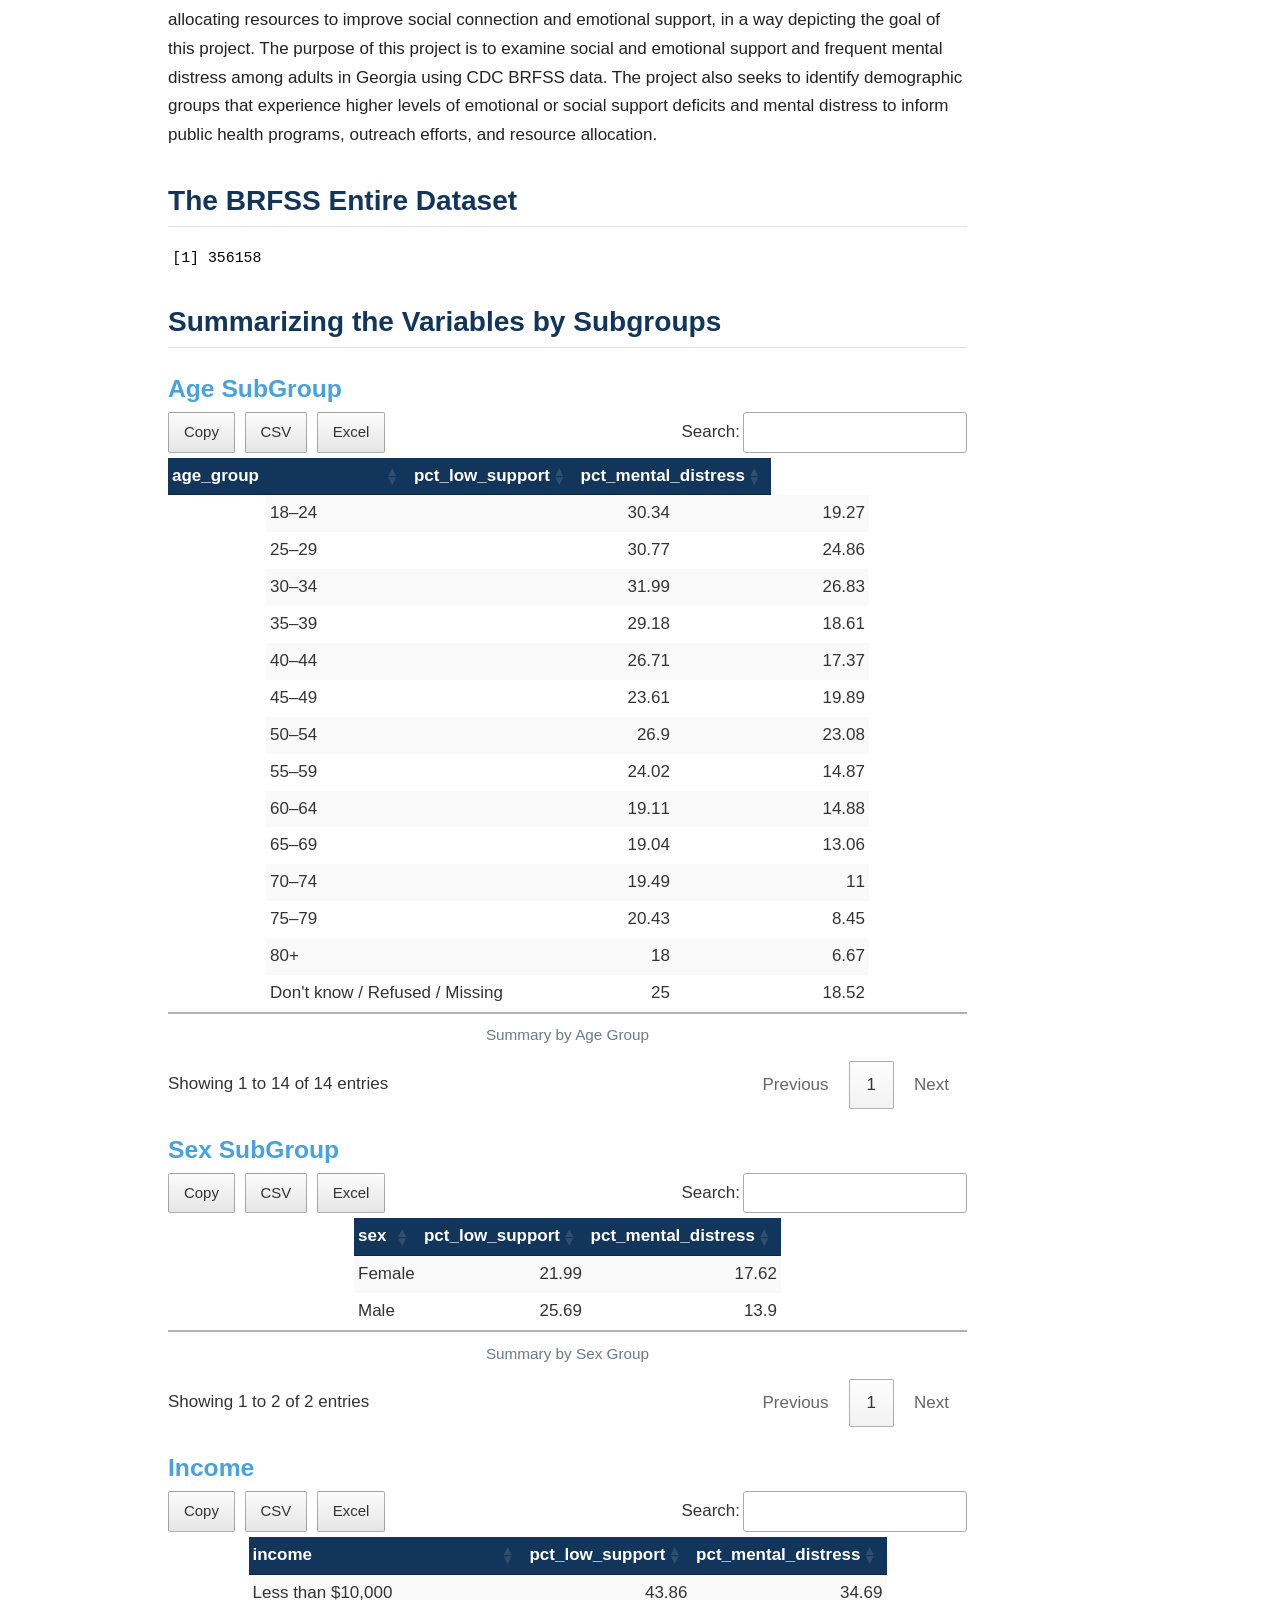
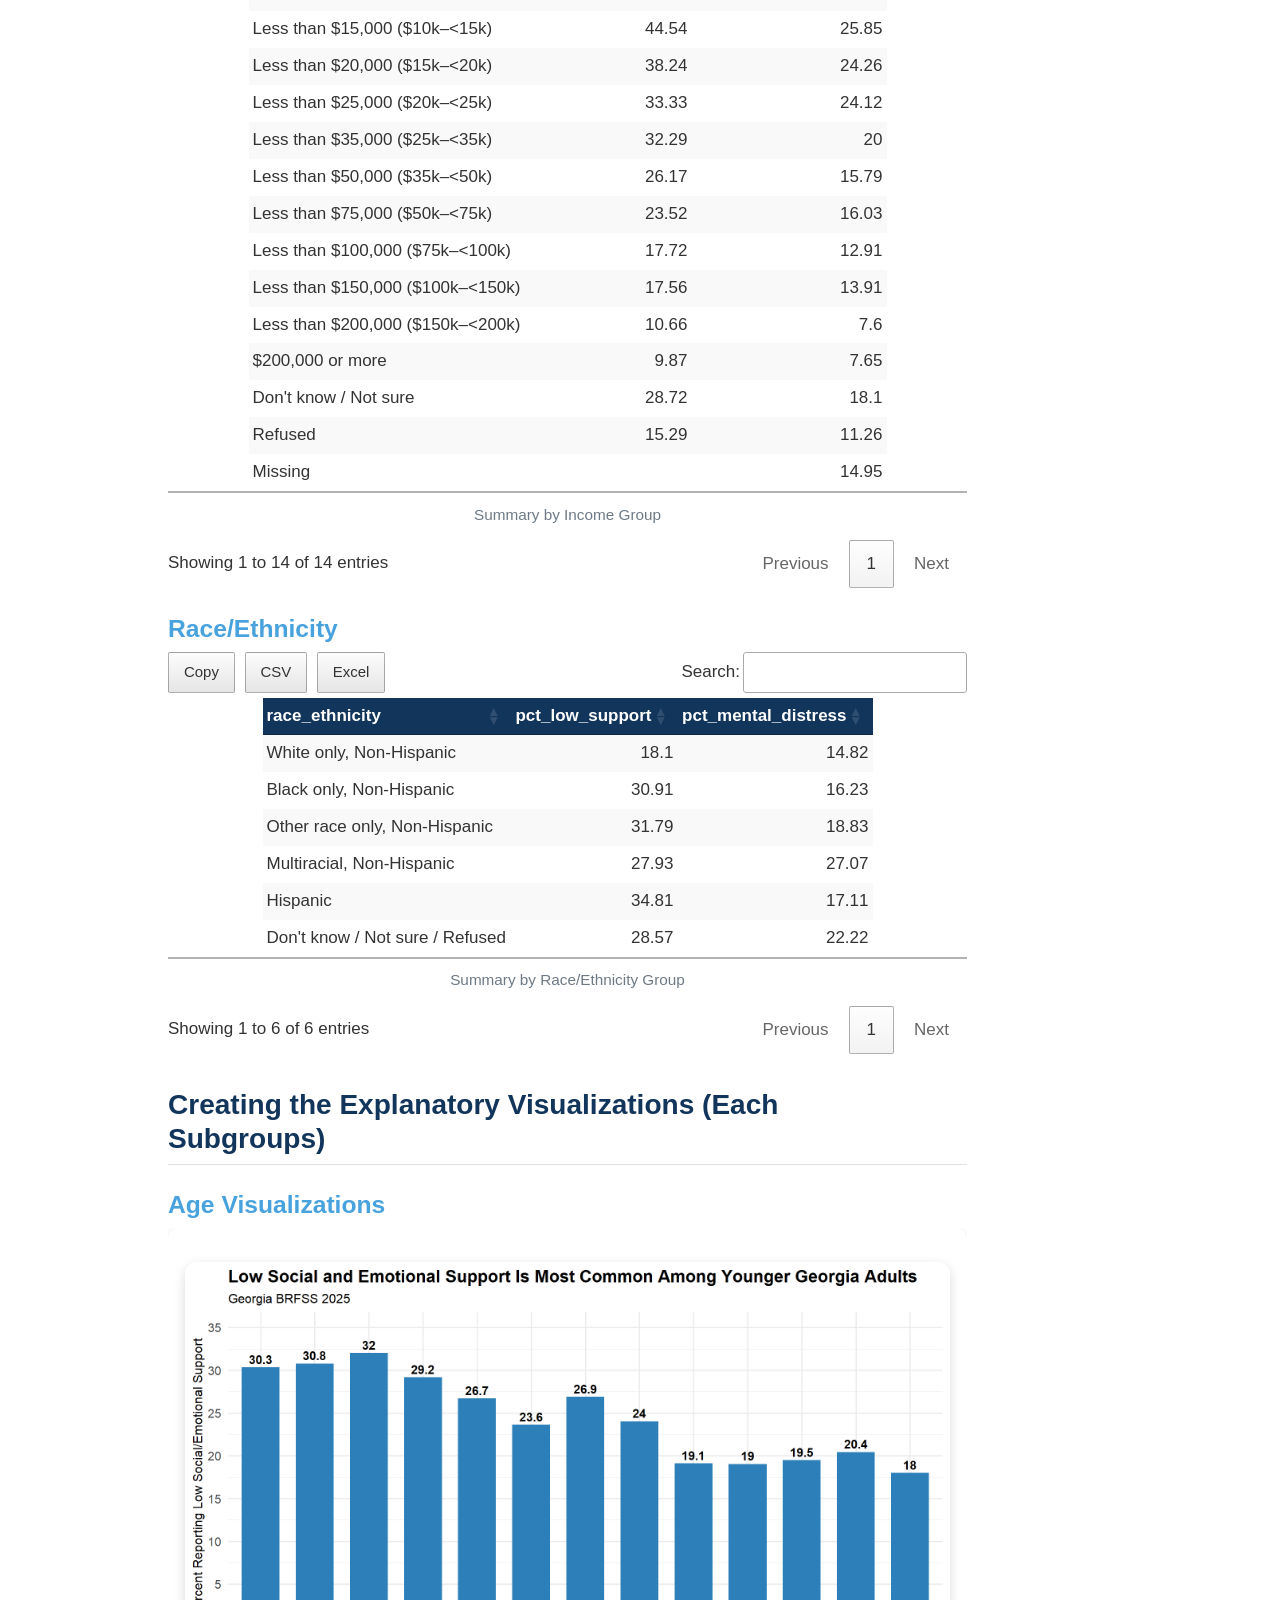
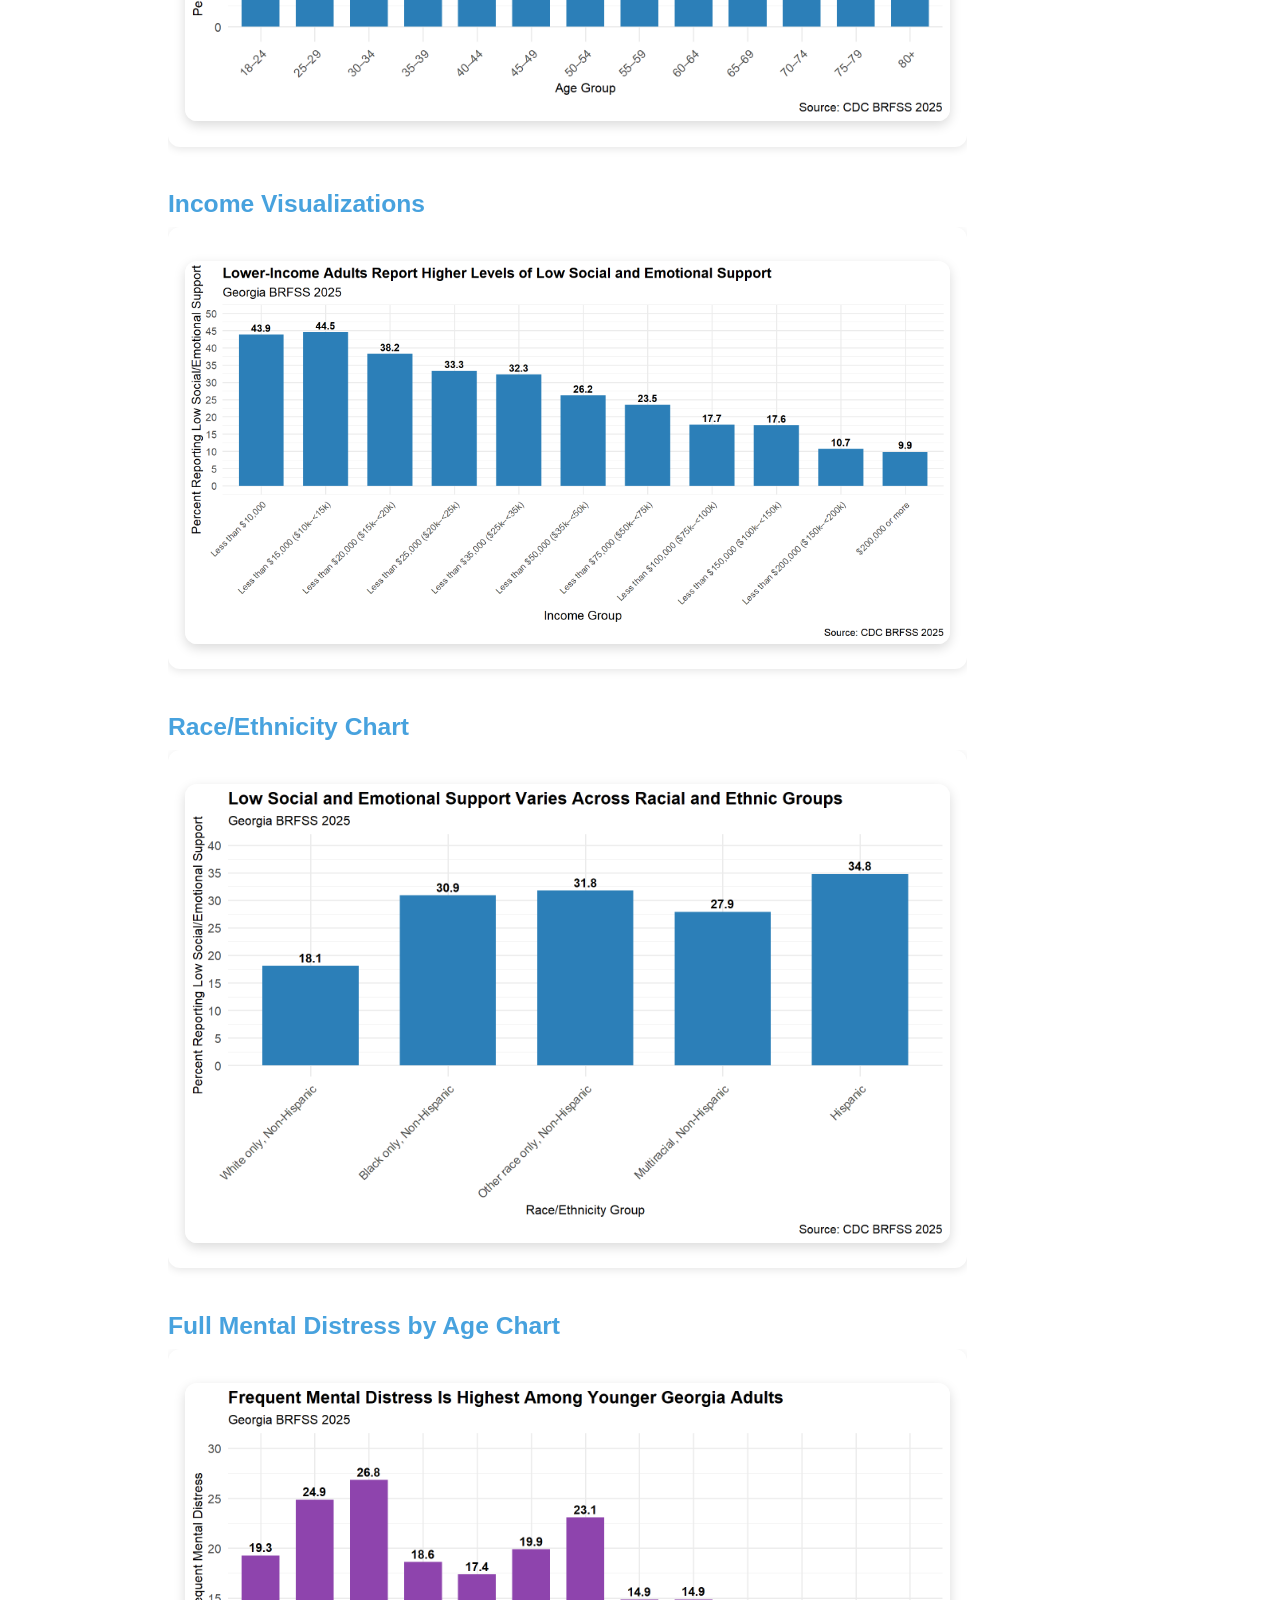
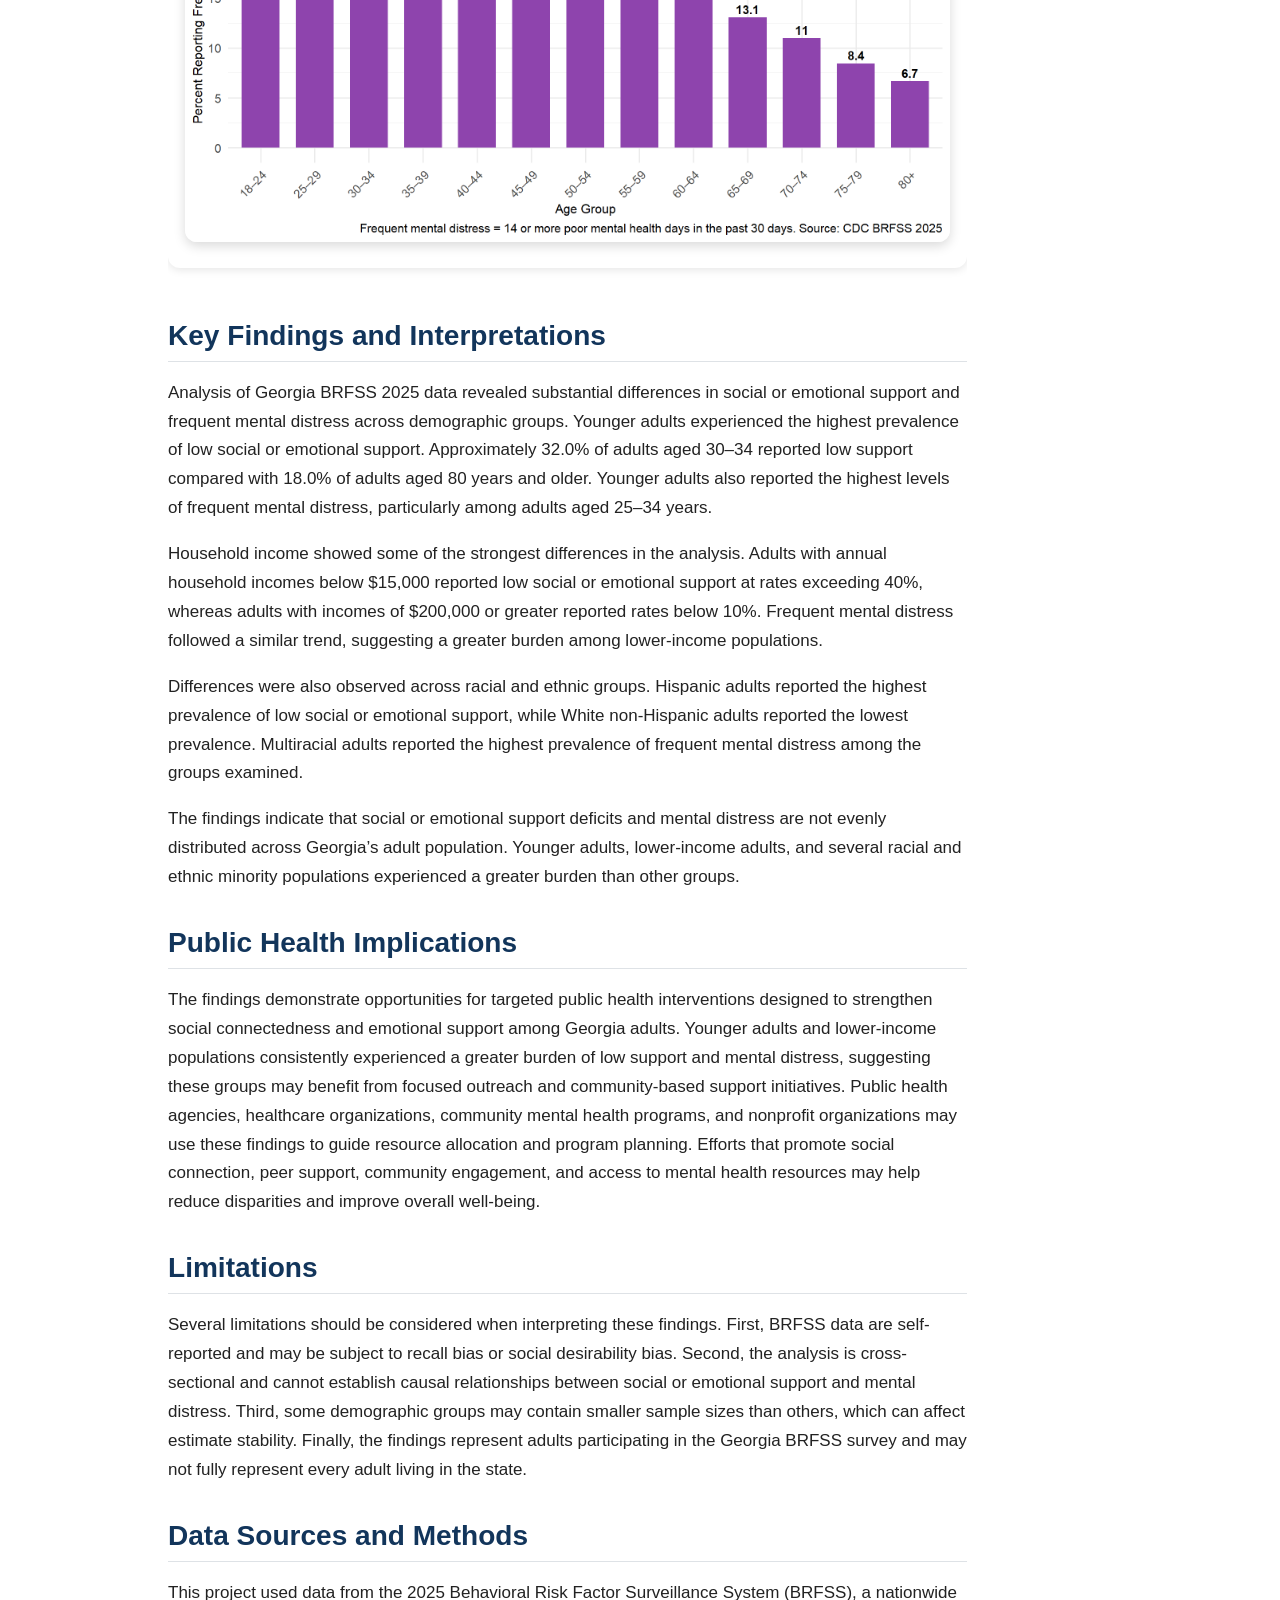
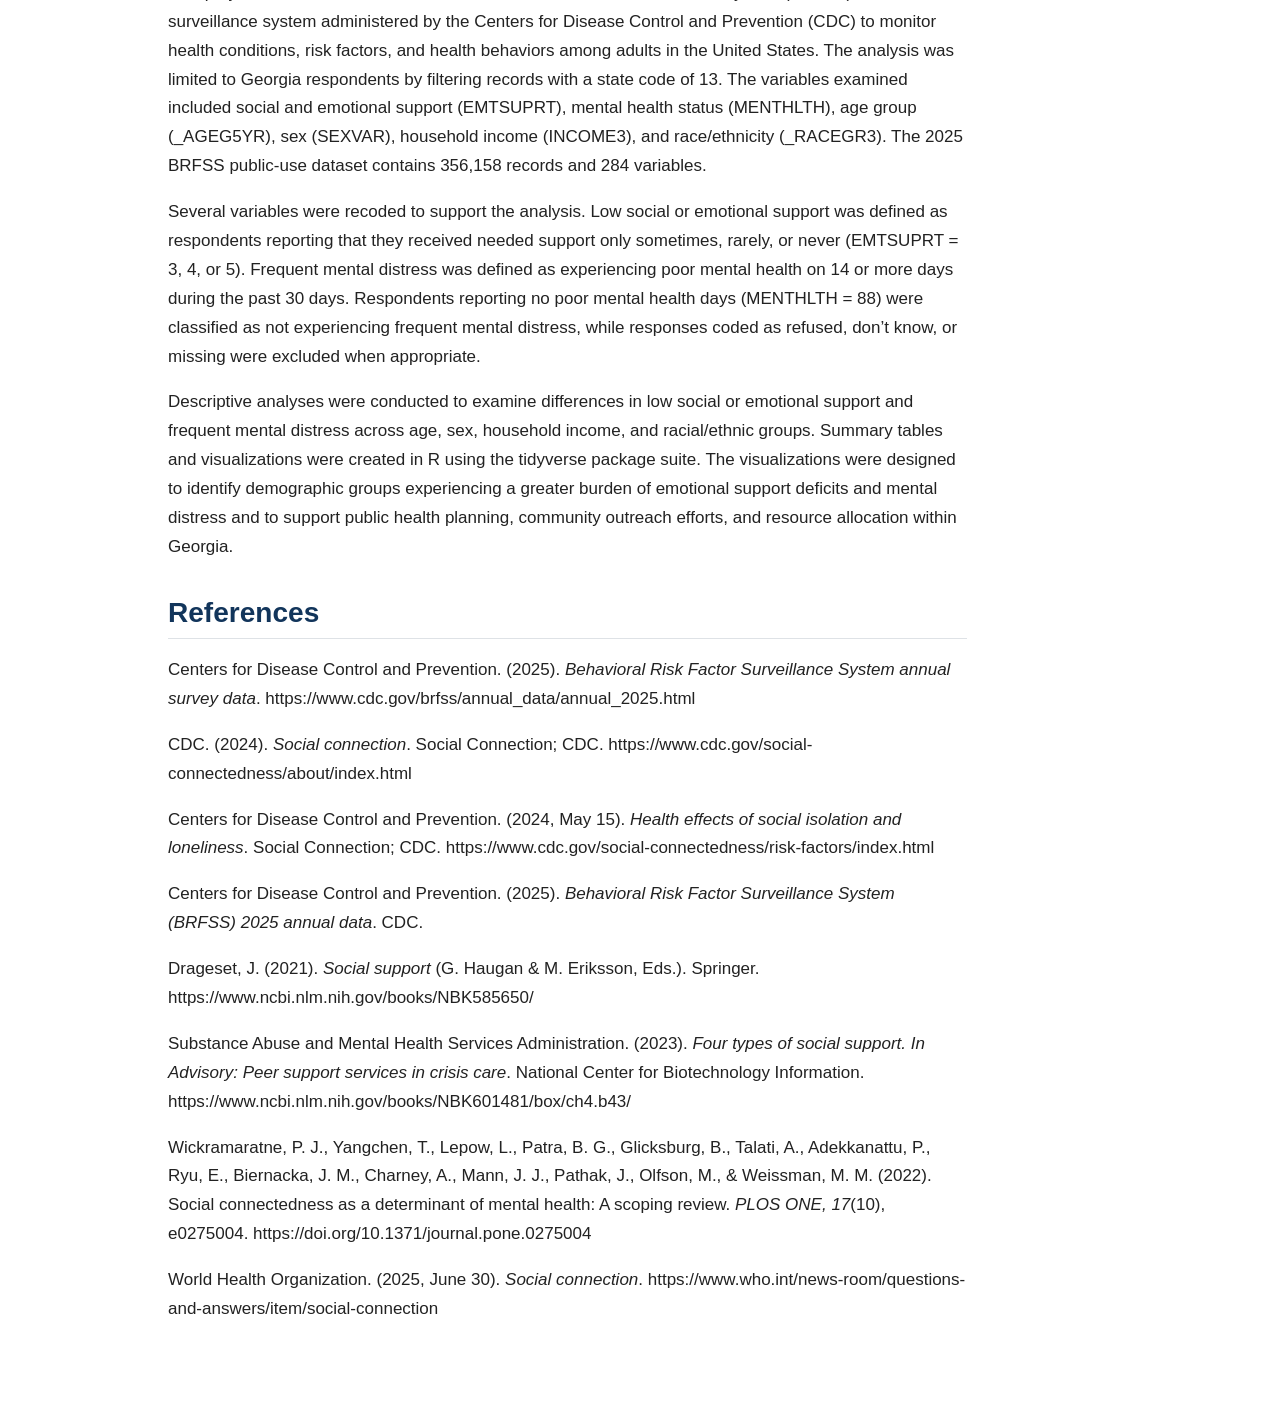
<file: docs/Final_Proposal_Project_Doc.html>
<!DOCTYPE html>
<html xmlns="http://www.w3.org/1999/xhtml" lang="en" xml:lang="en"><head>

<meta charset="utf-8">
<meta name="generator" content="quarto-1.10.18">

<meta name="viewport" content="width=device-width, initial-scale=1.0, user-scalable=yes">

<meta name="author" content="Oluwadamilare ‘Damilare’ Adekunle">

<title>Examining Social Connection, Emotional Support, and Mental Distress Among Georgia Adults – Social Connection and Mental Distress in Georgia</title>
<style>
/* Default styles provided by pandoc.
** See https://pandoc.org/MANUAL.html#variables-for-html for config info.
*/
span.smallcaps{font-variant: small-caps;}
div.columns{display: flex; gap: 1.5em;}
div.column{flex: auto;}
@media screen {
div.columns{gap: min(4vw, 1.5em);}
div.column{overflow-x: auto;}
}
div.hanging-indent{margin-left: 1.5em; text-indent: -1.5em;}
ul.task-list{list-style: none;}
ul.task-list li input[type="checkbox"] {
  width: 0.8em;
  margin: 0 0.8em 0.2em -1em; /* quarto-specific, see https://github.com/quarto-dev/quarto-cli/issues/4556 */ 
  vertical-align: middle;
}
</style>


<script src="site_libs/quarto-nav/quarto-nav.js"></script>
<script src="site_libs/quarto-nav/headroom.min.js"></script>
<script src="site_libs/clipboard/clipboard.min.js"></script>
<script src="site_libs/quarto-search/autocomplete.umd.js"></script>
<script src="site_libs/quarto-search/fuse.min.js"></script>
<script src="site_libs/quarto-search/quarto-search.js"></script>
<meta name="quarto:offset" content="./">
<script src="site_libs/quarto-html/quarto.js" type="module"></script>
<script src="site_libs/quarto-html/tabsets/tabsets.js" type="module"></script>
<script src="site_libs/quarto-html/popper.min.js"></script>
<script src="site_libs/quarto-html/tippy.umd.min.js"></script>
<script src="site_libs/quarto-html/anchor.min.js"></script>
<link href="site_libs/quarto-html/tippy.css" rel="stylesheet">
<link href="site_libs/quarto-html/quarto-syntax-highlighting-64a204ab8560d761af7679ceaba22944.css" rel="stylesheet" id="quarto-text-highlighting-styles">
<script src="site_libs/bootstrap/bootstrap.min.js"></script>
<link href="site_libs/bootstrap/bootstrap-icons.css" rel="stylesheet">
<link href="site_libs/bootstrap/bootstrap-172ba59bd5e0b52282274ba0c0cc16fc.min.css" rel="stylesheet" append-hash="true" id="quarto-bootstrap" data-mode="light">
<script id="quarto-search-options" type="application/json">{
  "location": "navbar",
  "copy-button": false,
  "collapse-after": 3,
  "panel-placement": "end",
  "type": "overlay",
  "limit": 50,
  "keyboard-shortcut": [
    "f",
    "/",
    "s"
  ],
  "show-item-context": false,
  "language": {
    "search-no-results-text": "No results",
    "search-matching-documents-text": "matching documents",
    "search-copy-link-title": "Copy link to search",
    "search-hide-matches-text": "Hide additional matches",
    "search-more-match-text": "more match in this document",
    "search-more-matches-text": "more matches in this document",
    "search-clear-button-title": "Clear",
    "search-text-placeholder": "",
    "search-detached-cancel-button-title": "Cancel",
    "search-submit-button-title": "Submit",
    "search-label": "Search"
  }
}</script>
<link href="site_libs/htmltools-fill-0.5.9/fill.css" rel="stylesheet">

<script src="site_libs/htmlwidgets-1.6.4/htmlwidgets.js"></script>

<link href="site_libs/datatables-css-0.0.0/datatables-crosstalk.css" rel="stylesheet">

<script src="site_libs/datatables-binding-0.34.0/datatables.js"></script>

<script src="site_libs/jquery-3.6.0/jquery-3.6.0.min.js"></script>

<link href="site_libs/dt-core-1.13.6/css/jquery.dataTables.min.css" rel="stylesheet">

<link href="site_libs/dt-core-1.13.6/css/jquery.dataTables.extra.css" rel="stylesheet">

<script src="site_libs/dt-core-1.13.6/js/jquery.dataTables.min.js"></script>

<script src="site_libs/jszip-1.13.6/jszip.min.js"></script>

<link href="site_libs/dt-ext-buttons-1.13.6/css/buttons.dataTables.min.css" rel="stylesheet">

<script src="site_libs/dt-ext-buttons-1.13.6/js/dataTables.buttons.min.js"></script>

<script src="site_libs/dt-ext-buttons-1.13.6/js/buttons.html5.min.js"></script>

<script src="site_libs/dt-ext-buttons-1.13.6/js/buttons.colVis.min.js"></script>

<script src="site_libs/dt-ext-buttons-1.13.6/js/buttons.print.min.js"></script>

<link href="site_libs/crosstalk-1.2.2/css/crosstalk.min.css" rel="stylesheet">

<script src="site_libs/crosstalk-1.2.2/js/crosstalk.min.js"></script>



<link rel="stylesheet" href="styles.css">
</head>

<body class="nav-fixed quarto-light">

<div id="quarto-search-results"></div>
  <header id="quarto-header" class="headroom fixed-top">
    <nav class="navbar navbar-expand-lg " data-bs-theme="dark">
      <div class="navbar-container container-fluid">
      <div class="navbar-brand-container mx-auto">
    <a class="navbar-brand" href="./index.html">
    <span class="navbar-title">Social Connection and Mental Distress in Georgia</span>
    </a>
  </div>
            <div id="quarto-search" class="" title="Search"></div>
          <button class="navbar-toggler" type="button" data-bs-toggle="collapse" data-bs-target="#navbarCollapse" aria-controls="navbarCollapse" role="menu" aria-expanded="false" aria-label="Toggle navigation" onclick="if (window.quartoToggleHeadroom) { window.quartoToggleHeadroom(); }">
  <span class="navbar-toggler-icon"></span>
</button>
          <div class="collapse navbar-collapse" id="navbarCollapse">
            <ul class="navbar-nav navbar-nav-scroll me-auto">
  <li class="nav-item">
    <a class="nav-link" href="./index.html"> 
<span class="menu-text">Home</span></a>
  </li>  
  <li class="nav-item">
    <a class="nav-link" href="./resources.html"> 
<span class="menu-text">Resources</span></a>
  </li>  
  <li class="nav-item">
    <a class="nav-link" href="./activities.html"> 
<span class="menu-text">Interactive Activities</span></a>
  </li>  
</ul>
          </div> <!-- /navcollapse -->
            <div class="quarto-navbar-tools">
</div>
      </div> <!-- /container-fluid -->
    </nav>
</header>
<!-- content -->
<div id="quarto-content" class="quarto-container page-columns page-rows-contents page-layout-article page-navbar">
<!-- sidebar -->
<!-- margin-sidebar -->
    <div id="quarto-margin-sidebar" class="sidebar margin-sidebar">
        <nav id="TOC" role="doc-toc" class="toc-active">
    <h2 id="toc-title">On this page</h2>
   
  <ul>
  <li><a href="#introduction" id="toc-introduction" class="nav-link active" data-scroll-target="#introduction">Introduction</a></li>
  <li><a href="#the-brfss-entire-dataset" id="toc-the-brfss-entire-dataset" class="nav-link" data-scroll-target="#the-brfss-entire-dataset">The BRFSS Entire Dataset</a></li>
  <li><a href="#summarizing-the-variables-by-subgroups" id="toc-summarizing-the-variables-by-subgroups" class="nav-link" data-scroll-target="#summarizing-the-variables-by-subgroups">Summarizing the Variables by Subgroups</a>
  <ul class="collapse">
  <li><a href="#age-subgroup" id="toc-age-subgroup" class="nav-link" data-scroll-target="#age-subgroup">Age SubGroup</a></li>
  <li><a href="#sex-subgroup" id="toc-sex-subgroup" class="nav-link" data-scroll-target="#sex-subgroup">Sex SubGroup</a></li>
  <li><a href="#income" id="toc-income" class="nav-link" data-scroll-target="#income">Income</a></li>
  <li><a href="#raceethnicity" id="toc-raceethnicity" class="nav-link" data-scroll-target="#raceethnicity">Race/Ethnicity</a></li>
  </ul></li>
  <li><a href="#creating-the-explanatory-visualizations-each-subgroups" id="toc-creating-the-explanatory-visualizations-each-subgroups" class="nav-link" data-scroll-target="#creating-the-explanatory-visualizations-each-subgroups">Creating the Explanatory Visualizations (Each Subgroups)</a>
  <ul class="collapse">
  <li><a href="#age-visualizations" id="toc-age-visualizations" class="nav-link" data-scroll-target="#age-visualizations">Age Visualizations</a></li>
  <li><a href="#income-visualizations" id="toc-income-visualizations" class="nav-link" data-scroll-target="#income-visualizations">Income Visualizations</a></li>
  <li><a href="#raceethnicity-chart" id="toc-raceethnicity-chart" class="nav-link" data-scroll-target="#raceethnicity-chart">Race/Ethnicity Chart</a></li>
  <li><a href="#full-mental-distress-by-age-chart" id="toc-full-mental-distress-by-age-chart" class="nav-link" data-scroll-target="#full-mental-distress-by-age-chart">Full Mental Distress by Age Chart</a></li>
  </ul></li>
  <li><a href="#key-findings-and-interpretations" id="toc-key-findings-and-interpretations" class="nav-link" data-scroll-target="#key-findings-and-interpretations">Key Findings and Interpretations</a></li>
  <li><a href="#public-health-implications" id="toc-public-health-implications" class="nav-link" data-scroll-target="#public-health-implications">Public Health Implications</a></li>
  <li><a href="#limitations" id="toc-limitations" class="nav-link" data-scroll-target="#limitations">Limitations</a></li>
  <li><a href="#data-sources-and-methods" id="toc-data-sources-and-methods" class="nav-link" data-scroll-target="#data-sources-and-methods">Data Sources and Methods</a></li>
  <li><a href="#references" id="toc-references" class="nav-link" data-scroll-target="#references">References</a></li>
  </ul>
</nav>
    </div>
<!-- main -->
<main class="content" id="quarto-document-content">

<header id="title-block-header" class="quarto-title-block default">
<div class="quarto-title">
<h1 class="title">Examining Social Connection, Emotional Support, and Mental Distress Among Georgia Adults</h1>
</div>



<div class="quarto-title-meta">

    <div>
    <div class="quarto-title-meta-heading">Author</div>
    <div class="quarto-title-meta-contents">
             <p>Oluwadamilare ‘Damilare’ Adekunle </p>
          </div>
  </div>
    
  
    
  </div>
  


</header>


<section id="introduction" class="level2">
<h2 class="anchored" data-anchor-id="introduction">Introduction</h2>
<p>Social connection encompasses the number and variety of a person’s relationships, the roles those relationships play in daily life, and whether they provide positive support or create strain (CDC, 2024). It describes how individuals connect with others and the extent to which those relationships provide support, belonging, and substantial engagement. When this connection diminishes, social disconnection may occur. Two of which are social isolation (limited roles and engagement with others) and loneliness (dissatisfaction with one’s level of social connection) (World Health Organization, 2025). These suggest the challenges that may occur when social connection is not met. These forms (i.e., loneliness and social isolation) affect some populations more frequently, including older adults, young adults, individuals living alone, immigrants, adults identifying as sexual minorities, and financially vulnerable adults, while making individuals more vulnerable to depression, dementia, self-harm, type 2 diabetes, anxiety, stroke, and suicide-related outcomes (Centers for Disease Control and Prevention, 2024).</p>
<p>More importantly, social connection is linked to several components, one of which is emotional support. Emotional support is a form of social support which involves understanding, acceptance, compassion, and genuine concern (Drageset, 2021; Substance Abuse and Mental Health Services Administration, 2023). This indicates a sense of support where positive and reliable emotional exchanges exist. Emotional support plays a crucial role in the well-being and health of individuals, as well as providing perceived stability (Drageset, 2021), illustrating its significance in the lives of individuals. According to CDC (2024), social connections provide individuals with emotional support, which individuals can benefit from when facing both difficult and good moments. This indicates the level of encouragement that can be provided when positive life experiences and challenging situations occur.</p>
<p>Furthermore, individuals who have limited meaningful interactions, support systems, or a sense of belonging are more likely to experience emotional challenges such as depressive symptoms, anxious feelings, self-harming thoughts, and poorer psychological well-being over time (Centers for Disease Control and Prevention, 2024). This suggests that people tend to experience poorer emotional health when they lack strong relationships and regular engagement with others. A broad review of longitudinal studies also found that people who maintain stronger relationships, dependable support systems, and regular engagement with others generally report fewer symptoms associated with depression and anxiety, whereas those with weaker interpersonal ties face greater psychological difficulties over time (Wickramaratne et al., 2022). This indicates that having dependable people in one’s life may help protect against emotional strain and psychological distress. Authors of these studies also explained that feelings of disconnection and the absence of close interpersonal bonds were consistently linked to greater emotional difficulties, with several studies showing that these experiences often preceded increases in depressive and anxiety-related symptoms (Wickramaratne et al., 2022). This suggests that emotional separation from others may contribute to later declines in psychological well-being.</p>
<p>Nonetheless, there are resources and organizations that support and ensure social connection, peer support, community care, emotional support are provided, ensuring that there are support systems for mental health. Some of these are state agencies, local partners, communities, and non-profit organizations, such as Mental Health America (MHA), 988 suicide and crisis lifeline, GUIDE Inc., National Alliance on Mental Illness (NAMI), and The Trevor Project. The audience for this project extends to community mental health centers, program managers planning mental and wellness initiatives, nonprofits (serving low-income adults and minority communities), faith-based organization, and policymakers allocating resources to improve social connection and emotional support, in a way depicting the goal of this project. The purpose of this project is to examine social and emotional support and frequent mental distress among adults in Georgia using CDC BRFSS data. The project also seeks to identify demographic groups that experience higher levels of emotional or social support deficits and mental distress to inform public health programs, outreach efforts, and resource allocation.</p>
</section>
<section id="the-brfss-entire-dataset" class="level2">
<h2 class="anchored" data-anchor-id="the-brfss-entire-dataset">The BRFSS Entire Dataset</h2>
<div class="cell">
<div class="cell-output cell-output-stdout">
<pre><code>[1] 356158</code></pre>
</div>
</div>
</section>
<section id="summarizing-the-variables-by-subgroups" class="level2">
<h2 class="anchored" data-anchor-id="summarizing-the-variables-by-subgroups">Summarizing the Variables by Subgroups</h2>
<section id="age-subgroup" class="level3">
<h3 class="anchored" data-anchor-id="age-subgroup">Age SubGroup</h3>
<div class="cell">
<div class="cell-output-display">
<div class="datatables html-widget html-fill-item" id="htmlwidget-66811e2c10bef6097dc1" style="width:100%;height:auto;"></div>
<script type="application/json" data-for="htmlwidget-66811e2c10bef6097dc1">{"x":{"filter":"none","vertical":false,"extensions":["Buttons"],"caption":"<caption>Summary by Age Group<\/caption>","data":[["18–24","25–29","30–34","35–39","40–44","45–49","50–54","55–59","60–64","65–69","70–74","75–79","80+","Don't know / Refused / Missing"],[30.34,30.77,31.99,29.18,26.71,23.61,26.9,24.02,19.11,19.04,19.49,20.43,18,25],[19.27,24.86,26.83,18.61,17.37,19.89,23.08,14.87,14.88,13.06,11,8.449999999999999,6.67,18.52]],"container":"<table class=\"compact stripe hover\">\n  <thead>\n    <tr>\n      <th>age_group<\/th>\n      <th>pct_low_support<\/th>\n      <th>pct_mental_distress<\/th>\n    <\/tr>\n  <\/thead>\n<\/table>","options":{"pageLength":14,"scrollX":true,"autoWidth":true,"dom":"Bfrtip","buttons":["copy","csv","excel"],"columnDefs":[{"className":"dt-right","targets":[1,2]},{"name":"age_group","targets":0},{"name":"pct_low_support","targets":1},{"name":"pct_mental_distress","targets":2}],"order":[],"orderClasses":false,"lengthMenu":[10,14,25,50,100]}},"evals":[],"jsHooks":[]}</script>
</div>
</div>
</section>
<section id="sex-subgroup" class="level3">
<h3 class="anchored" data-anchor-id="sex-subgroup">Sex SubGroup</h3>
<div class="cell">
<div class="cell-output-display">
<div class="datatables html-widget html-fill-item" id="htmlwidget-324f4ea78910aacdcd4b" style="width:100%;height:auto;"></div>
<script type="application/json" data-for="htmlwidget-324f4ea78910aacdcd4b">{"x":{"filter":"none","vertical":false,"extensions":["Buttons"],"caption":"<caption>Summary by Sex Group<\/caption>","data":[["Female","Male"],[21.99,25.69],[17.62,13.9]],"container":"<table class=\"compact stripe hover\">\n  <thead>\n    <tr>\n      <th>sex<\/th>\n      <th>pct_low_support<\/th>\n      <th>pct_mental_distress<\/th>\n    <\/tr>\n  <\/thead>\n<\/table>","options":{"pageLength":5,"scrollX":true,"autoWidth":true,"dom":"Bfrtip","buttons":["copy","csv","excel"],"columnDefs":[{"className":"dt-right","targets":[1,2]},{"name":"sex","targets":0},{"name":"pct_low_support","targets":1},{"name":"pct_mental_distress","targets":2}],"order":[],"orderClasses":false,"lengthMenu":[5,10,25,50,100]}},"evals":[],"jsHooks":[]}</script>
</div>
</div>
</section>
<section id="income" class="level3">
<h3 class="anchored" data-anchor-id="income">Income</h3>
<div class="cell">
<div class="cell-output-display">
<div class="datatables html-widget html-fill-item" id="htmlwidget-29bc7e98233a2c0c93d4" style="width:100%;height:auto;"></div>
<script type="application/json" data-for="htmlwidget-29bc7e98233a2c0c93d4">{"x":{"filter":"none","vertical":false,"extensions":["Buttons"],"caption":"<caption>Summary by Income Group<\/caption>","data":[["Less than $10,000","Less than $15,000 ($10k–&lt;15k)","Less than $20,000 ($15k–&lt;20k)","Less than $25,000 ($20k–&lt;25k)","Less than $35,000 ($25k–&lt;35k)","Less than $50,000 ($35k–&lt;50k)","Less than $75,000 ($50k–&lt;75k)","Less than $100,000 ($75k–&lt;100k)","Less than $150,000 ($100k–&lt;150k)","Less than $200,000 ($150k–&lt;200k)","$200,000 or more","Don't know / Not sure","Refused","Missing"],[43.86,44.54,38.24,33.33,32.29,26.17,23.52,17.72,17.56,10.66,9.869999999999999,28.72,15.29,null],[34.69,25.85,24.26,24.12,20,15.79,16.03,12.91,13.91,7.6,7.65,18.1,11.26,14.95]],"container":"<table class=\"compact stripe hover\">\n  <thead>\n    <tr>\n      <th>income<\/th>\n      <th>pct_low_support<\/th>\n      <th>pct_mental_distress<\/th>\n    <\/tr>\n  <\/thead>\n<\/table>","options":{"pageLength":15,"scrollX":true,"autoWidth":true,"dom":"Bfrtip","buttons":["copy","csv","excel"],"columnDefs":[{"className":"dt-right","targets":[1,2]},{"name":"income","targets":0},{"name":"pct_low_support","targets":1},{"name":"pct_mental_distress","targets":2}],"order":[],"orderClasses":false,"lengthMenu":[10,15,25,50,100]}},"evals":[],"jsHooks":[]}</script>
</div>
</div>
</section>
<section id="raceethnicity" class="level3">
<h3 class="anchored" data-anchor-id="raceethnicity">Race/Ethnicity</h3>
<div class="cell">
<div class="cell-output-display">
<div class="datatables html-widget html-fill-item" id="htmlwidget-e5032c261e39a3711689" style="width:100%;height:auto;"></div>
<script type="application/json" data-for="htmlwidget-e5032c261e39a3711689">{"x":{"filter":"none","vertical":false,"extensions":["Buttons"],"caption":"<caption>Summary by Race/Ethnicity Group<\/caption>","data":[["White only, Non-Hispanic","Black only, Non-Hispanic","Other race only, Non-Hispanic","Multiracial, Non-Hispanic","Hispanic","Don't know / Not sure / Refused"],[18.1,30.91,31.79,27.93,34.81,28.57],[14.82,16.23,18.83,27.07,17.11,22.22]],"container":"<table class=\"compact stripe hover\">\n  <thead>\n    <tr>\n      <th>race_ethnicity<\/th>\n      <th>pct_low_support<\/th>\n      <th>pct_mental_distress<\/th>\n    <\/tr>\n  <\/thead>\n<\/table>","options":{"pageLength":10,"scrollX":true,"autoWidth":true,"dom":"Bfrtip","buttons":["copy","csv","excel"],"columnDefs":[{"className":"dt-right","targets":[1,2]},{"name":"race_ethnicity","targets":0},{"name":"pct_low_support","targets":1},{"name":"pct_mental_distress","targets":2}],"order":[],"orderClasses":false}},"evals":[],"jsHooks":[]}</script>
</div>
</div>
</section>
</section>
<section id="creating-the-explanatory-visualizations-each-subgroups" class="level2">
<h2 class="anchored" data-anchor-id="creating-the-explanatory-visualizations-each-subgroups">Creating the Explanatory Visualizations (Each Subgroups)</h2>
<section id="age-visualizations" class="level3">
<h3 class="anchored" data-anchor-id="age-visualizations">Age Visualizations</h3>
<div class="cell">
<div class="cell-output-display">
<div>
<figure class="figure">
<p><img src="Final_Proposal_Project_Doc_files/figure-html/unnamed-chunk-9-1.png" class="img-fluid figure-img" width="960"></p>
</figure>
</div>
</div>
</div>
</section>
<section id="income-visualizations" class="level3">
<h3 class="anchored" data-anchor-id="income-visualizations">Income Visualizations</h3>
<div class="cell">
<div class="cell-output-display">
<div>
<figure class="figure">
<p><img src="Final_Proposal_Project_Doc_files/figure-html/unnamed-chunk-10-1.png" class="img-fluid figure-img" width="1152"></p>
</figure>
</div>
</div>
</div>
</section>
<section id="raceethnicity-chart" class="level3">
<h3 class="anchored" data-anchor-id="raceethnicity-chart">Race/Ethnicity Chart</h3>
<div class="cell">
<div class="cell-output-display">
<div>
<figure class="figure">
<p><img src="Final_Proposal_Project_Doc_files/figure-html/unnamed-chunk-11-1.png" class="img-fluid figure-img" width="960"></p>
</figure>
</div>
</div>
</div>
</section>
<section id="full-mental-distress-by-age-chart" class="level3">
<h3 class="anchored" data-anchor-id="full-mental-distress-by-age-chart">Full Mental Distress by Age Chart</h3>
<div class="cell">
<div class="cell-output-display">
<div>
<figure class="figure">
<p><img src="Final_Proposal_Project_Doc_files/figure-html/unnamed-chunk-12-1.png" class="img-fluid figure-img" width="960"></p>
</figure>
</div>
</div>
</div>
</section>
</section>
<section id="key-findings-and-interpretations" class="level2">
<h2 class="anchored" data-anchor-id="key-findings-and-interpretations">Key Findings and Interpretations</h2>
<p>Analysis of Georgia BRFSS 2025 data revealed substantial differences in social or emotional support and frequent mental distress across demographic groups. Younger adults experienced the highest prevalence of low social or emotional support. Approximately 32.0% of adults aged 30–34 reported low support compared with 18.0% of adults aged 80 years and older. Younger adults also reported the highest levels of frequent mental distress, particularly among adults aged 25–34 years.</p>
<p>Household income showed some of the strongest differences in the analysis. Adults with annual household incomes below $15,000 reported low social or emotional support at rates exceeding 40%, whereas adults with incomes of $200,000 or greater reported rates below 10%. Frequent mental distress followed a similar trend, suggesting a greater burden among lower-income populations.</p>
<p>Differences were also observed across racial and ethnic groups. Hispanic adults reported the highest prevalence of low social or emotional support, while White non-Hispanic adults reported the lowest prevalence. Multiracial adults reported the highest prevalence of frequent mental distress among the groups examined.</p>
<p>The findings indicate that social or emotional support deficits and mental distress are not evenly distributed across Georgia’s adult population. Younger adults, lower-income adults, and several racial and ethnic minority populations experienced a greater burden than other groups.</p>
</section>
<section id="public-health-implications" class="level2">
<h2 class="anchored" data-anchor-id="public-health-implications">Public Health Implications</h2>
<p>The findings demonstrate opportunities for targeted public health interventions designed to strengthen social connectedness and emotional support among Georgia adults. Younger adults and lower-income populations consistently experienced a greater burden of low support and mental distress, suggesting these groups may benefit from focused outreach and community-based support initiatives. Public health agencies, healthcare organizations, community mental health programs, and nonprofit organizations may use these findings to guide resource allocation and program planning. Efforts that promote social connection, peer support, community engagement, and access to mental health resources may help reduce disparities and improve overall well-being.</p>
</section>
<section id="limitations" class="level2">
<h2 class="anchored" data-anchor-id="limitations">Limitations</h2>
<p>Several limitations should be considered when interpreting these findings. First, BRFSS data are self-reported and may be subject to recall bias or social desirability bias. Second, the analysis is cross-sectional and cannot establish causal relationships between social or emotional support and mental distress. Third, some demographic groups may contain smaller sample sizes than others, which can affect estimate stability. Finally, the findings represent adults participating in the Georgia BRFSS survey and may not fully represent every adult living in the state.</p>
</section>
<section id="data-sources-and-methods" class="level2">
<h2 class="anchored" data-anchor-id="data-sources-and-methods">Data Sources and Methods</h2>
<p>This project used data from the 2025 Behavioral Risk Factor Surveillance System (BRFSS), a nationwide surveillance system administered by the Centers for Disease Control and Prevention (CDC) to monitor health conditions, risk factors, and health behaviors among adults in the United States. The analysis was limited to Georgia respondents by filtering records with a state code of 13. The variables examined included social and emotional support (EMTSUPRT), mental health status (MENTHLTH), age group (_AGEG5YR), sex (SEXVAR), household income (INCOME3), and race/ethnicity (_RACEGR3). The 2025 BRFSS public-use dataset contains 356,158 records and 284 variables.</p>
<p>Several variables were recoded to support the analysis. Low social or emotional support was defined as respondents reporting that they received needed support only sometimes, rarely, or never (EMTSUPRT = 3, 4, or 5). Frequent mental distress was defined as experiencing poor mental health on 14 or more days during the past 30 days. Respondents reporting no poor mental health days (MENTHLTH = 88) were classified as not experiencing frequent mental distress, while responses coded as refused, don’t know, or missing were excluded when appropriate.</p>
<p>Descriptive analyses were conducted to examine differences in low social or emotional support and frequent mental distress across age, sex, household income, and racial/ethnic groups. Summary tables and visualizations were created in R using the tidyverse package suite. The visualizations were designed to identify demographic groups experiencing a greater burden of emotional support deficits and mental distress and to support public health planning, community outreach efforts, and resource allocation within Georgia.</p>
</section>
<section id="references" class="level2">
<h2 class="anchored" data-anchor-id="references">References</h2>
<p>Centers for Disease Control and Prevention. (2025). <em>Behavioral Risk Factor Surveillance System annual survey data</em>. https://www.cdc.gov/brfss/annual_data/annual_2025.html</p>
<p>CDC. (2024). <em>Social connection</em>. Social Connection; CDC. https://www.cdc.gov/social-connectedness/about/index.html</p>
<p>Centers for Disease Control and Prevention. (2024, May 15). <em>Health effects of social isolation and loneliness</em>. Social Connection; CDC. https://www.cdc.gov/social-connectedness/risk-factors/index.html</p>
<p>Centers for Disease Control and Prevention. (2025). <em>Behavioral Risk Factor Surveillance System (BRFSS) 2025 annual data</em>. CDC.</p>
<p>Drageset, J. (2021). <em>Social support</em> (G. Haugan &amp; M. Eriksson, Eds.). Springer. https://www.ncbi.nlm.nih.gov/books/NBK585650/</p>
<p>Substance Abuse and Mental Health Services Administration. (2023). <em>Four types of social support. In Advisory: Peer support services in crisis care</em>. National Center for Biotechnology Information. https://www.ncbi.nlm.nih.gov/books/NBK601481/box/ch4.b43/</p>
<p>Wickramaratne, P. J., Yangchen, T., Lepow, L., Patra, B. G., Glicksburg, B., Talati, A., Adekkanattu, P., Ryu, E., Biernacka, J. M., Charney, A., Mann, J. J., Pathak, J., Olfson, M., &amp; Weissman, M. M. (2022). Social connectedness as a determinant of mental health: A scoping review. <em>PLOS ONE, 17</em>(10), e0275004. https://doi.org/10.1371/journal.pone.0275004</p>
<p>World Health Organization. (2025, June 30). <em>Social connection</em>. https://www.who.int/news-room/questions-and-answers/item/social-connection</p>


</section>

</main> <!-- /main -->
<script id="quarto-html-after-body" type="application/javascript">
  window.document.addEventListener("DOMContentLoaded", function (event) {
    const icon = "";
    const anchorJS = new window.AnchorJS();
    anchorJS.options = {
      placement: 'right',
      icon: icon
    };
    anchorJS.add('.anchored');
    const isCodeAnnotation = (el) => {
      for (const clz of el.classList) {
        if (clz.startsWith('code-annotation-')) {                     
          return true;
        }
      }
      return false;
    }
    const onCopySuccess = function(e) {
      // button target
      const button = e.trigger;
      // don't keep focus
      button.blur();
      // flash "checked"
      button.classList.add('code-copy-button-checked');
      var currentTitle = button.getAttribute("title");
      button.setAttribute("title", "Copied!");
      let tooltip;
      if (window.bootstrap) {
        button.setAttribute("data-bs-toggle", "tooltip");
        button.setAttribute("data-bs-placement", "left");
        button.setAttribute("data-bs-title", "Copied!");
        tooltip = new bootstrap.Tooltip(button, 
          { trigger: "manual", 
            customClass: "code-copy-button-tooltip",
            offset: [0, -8]});
        tooltip.show();    
      }
      setTimeout(function() {
        if (tooltip) {
          tooltip.hide();
          button.removeAttribute("data-bs-title");
          button.removeAttribute("data-bs-toggle");
          button.removeAttribute("data-bs-placement");
        }
        button.setAttribute("title", currentTitle);
        button.classList.remove('code-copy-button-checked');
      }, 1000);
      // clear code selection
      e.clearSelection();
    }
    const getTextToCopy = function(trigger) {
      const outerScaffold = trigger.parentElement.cloneNode(true);
      const codeEl = outerScaffold.querySelector('code');
      for (const childEl of codeEl.children) {
        if (isCodeAnnotation(childEl)) {
          childEl.remove();
        }
      }
      return codeEl.innerText;
    }
    const clipboard = new window.ClipboardJS('.code-copy-button:not([data-in-quarto-modal])', {
      text: getTextToCopy
    });
    clipboard.on('success', onCopySuccess);
    if (window.document.getElementById('quarto-embedded-source-code-modal')) {
      const clipboardModal = new window.ClipboardJS('.code-copy-button[data-in-quarto-modal]', {
        text: getTextToCopy,
        container: window.document.getElementById('quarto-embedded-source-code-modal')
      });
      clipboardModal.on('success', onCopySuccess);
    }
      var localhostRegex = new RegExp(/^(?:http|https):\/\/localhost\:?[0-9]*\//);
      var mailtoRegex = new RegExp(/^mailto:/);
        var filterRegex = new RegExp('/' + window.location.host + '/');
      var isInternal = (href) => {
          return filterRegex.test(href) || localhostRegex.test(href) || mailtoRegex.test(href);
      }
      // Inspect non-navigation links and adorn them if external
     var links = window.document.querySelectorAll('a[href]:not(.nav-link):not(.navbar-brand):not(.toc-action):not(.sidebar-link):not(.sidebar-item-toggle):not(.pagination-link):not(.no-external):not([aria-hidden]):not(.dropdown-item):not(.quarto-navigation-tool):not(.about-link)');
      for (var i=0; i<links.length; i++) {
        const link = links[i];
        if (!isInternal(link.href)) {
          // undo the damage that might have been done by quarto-nav.js in the case of
          // links that we want to consider external
          if (link.dataset.originalHref !== undefined) {
            link.href = link.dataset.originalHref;
          }
        }
      }
    function tippyHover(el, contentFn, onTriggerFn, onUntriggerFn) {
      const config = {
        allowHTML: true,
        maxWidth: 500,
        delay: 100,
        arrow: false,
        appendTo: function(el) {
            return el.parentElement;
        },
        interactive: true,
        interactiveBorder: 10,
        theme: 'quarto',
        placement: 'bottom-start',
      };
      if (contentFn) {
        config.content = contentFn;
      }
      if (onTriggerFn) {
        config.onTrigger = onTriggerFn;
      }
      if (onUntriggerFn) {
        config.onUntrigger = onUntriggerFn;
      }
      window.tippy(el, config); 
    }
    const noterefs = window.document.querySelectorAll('a[role="doc-noteref"]');
    for (var i=0; i<noterefs.length; i++) {
      const ref = noterefs[i];
      tippyHover(ref, function() {
        // use id or data attribute instead here
        let href = ref.getAttribute('data-footnote-href') || ref.getAttribute('href');
        try { href = new URL(href).hash; } catch {}
        const id = href.replace(/^#\/?/, "");
        const note = window.document.getElementById(id);
        if (note) {
          return note.innerHTML;
        } else {
          return "";
        }
      });
    }
    const xrefs = window.document.querySelectorAll('a.quarto-xref');
    const processXRef = (id, note) => {
      // Strip column container classes
      const stripColumnClz = (el) => {
        el.classList.remove("page-full", "page-columns");
        if (el.children) {
          for (const child of el.children) {
            stripColumnClz(child);
          }
        }
      }
      stripColumnClz(note)
      if (id === null || id.startsWith('sec-')) {
        // Special case sections, only their first couple elements
        const container = document.createElement("div");
        if (note.children && note.children.length > 2) {
          container.appendChild(note.children[0].cloneNode(true));
          for (let i = 1; i < note.children.length; i++) {
            const child = note.children[i];
            if (child.tagName === "P" && child.innerText === "") {
              continue;
            } else {
              container.appendChild(child.cloneNode(true));
              break;
            }
          }
          if (window.Quarto?.typesetMath) {
            window.Quarto.typesetMath(container);
          }
          return container.innerHTML
        } else {
          if (window.Quarto?.typesetMath) {
            window.Quarto.typesetMath(note);
          }
          return note.innerHTML;
        }
      } else {
        // Remove any anchor links if they are present
        const anchorLink = note.querySelector('a.anchorjs-link');
        if (anchorLink) {
          anchorLink.remove();
        }
        if (window.Quarto?.typesetMath) {
          window.Quarto.typesetMath(note);
        }
        if (note.classList.contains("callout")) {
          return note.outerHTML;
        } else {
          return note.innerHTML;
        }
      }
    }
    for (var i=0; i<xrefs.length; i++) {
      const xref = xrefs[i];
      tippyHover(xref, undefined, function(instance) {
        instance.disable();
        let url = xref.getAttribute('href');
        let hash = undefined; 
        if (url.startsWith('#')) {
          hash = url;
        } else {
          try { hash = new URL(url).hash; } catch {}
        }
        if (hash) {
          const id = hash.replace(/^#\/?/, "");
          const note = window.document.getElementById(id);
          if (note !== null) {
            try {
              const html = processXRef(id, note.cloneNode(true));
              instance.setContent(html);
            } finally {
              instance.enable();
              instance.show();
            }
          } else {
            // See if we can fetch this
            fetch(url.split('#')[0])
            .then(res => res.text())
            .then(html => {
              const parser = new DOMParser();
              const htmlDoc = parser.parseFromString(html, "text/html");
              const note = htmlDoc.getElementById(id);
              if (note !== null) {
                const html = processXRef(id, note);
                instance.setContent(html);
              } 
            }).finally(() => {
              instance.enable();
              instance.show();
            });
          }
        } else {
          // See if we can fetch a full url (with no hash to target)
          // This is a special case and we should probably do some content thinning / targeting
          fetch(url)
          .then(res => res.text())
          .then(html => {
            const parser = new DOMParser();
            const htmlDoc = parser.parseFromString(html, "text/html");
            const note = htmlDoc.querySelector('main.content');
            if (note !== null) {
              // This should only happen for chapter cross references
              // (since there is no id in the URL)
              // remove the first header
              if (note.children.length > 0 && note.children[0].tagName === "HEADER") {
                note.children[0].remove();
              }
              const html = processXRef(null, note);
              instance.setContent(html);
            } 
          }).finally(() => {
            instance.enable();
            instance.show();
          });
        }
      }, function(instance) {
      });
    }
        let selectedAnnoteEl;
        const selectorForAnnotation = ( cell, annotation) => {
          let cellAttr = 'data-code-cell="' + cell + '"';
          let lineAttr = 'data-code-annotation="' +  annotation + '"';
          const selector = 'span[' + cellAttr + '][' + lineAttr + ']';
          return selector;
        }
        const selectCodeLines = (annoteEl) => {
          const doc = window.document;
          const targetCell = annoteEl.getAttribute("data-target-cell");
          const targetAnnotation = annoteEl.getAttribute("data-target-annotation");
          const annoteSpan = window.document.querySelector(selectorForAnnotation(targetCell, targetAnnotation));
          const lines = annoteSpan.getAttribute("data-code-lines").split(",");
          const lineIds = lines.map((line) => {
            return targetCell + "-" + line;
          })
          let top = null;
          let height = null;
          let parent = null;
          if (lineIds.length > 0) {
              //compute the position of the single el (top and bottom and make a div)
              const el = window.document.getElementById(lineIds[0]);
              top = el.offsetTop;
              height = el.offsetHeight;
              parent = el.parentElement.parentElement;
            if (lineIds.length > 1) {
              const lastEl = window.document.getElementById(lineIds[lineIds.length - 1]);
              const bottom = lastEl.offsetTop + lastEl.offsetHeight;
              height = bottom - top;
            }
            if (top !== null && height !== null && parent !== null) {
              // cook up a div (if necessary) and position it 
              let div = window.document.getElementById("code-annotation-line-highlight");
              if (div === null) {
                div = window.document.createElement("div");
                div.setAttribute("id", "code-annotation-line-highlight");
                div.style.position = 'absolute';
                parent.appendChild(div);
              }
              div.style.top = top - 2 + "px";
              div.style.height = height + 4 + "px";
              div.style.left = 0;
              let gutterDiv = window.document.getElementById("code-annotation-line-highlight-gutter");
              if (gutterDiv === null) {
                gutterDiv = window.document.createElement("div");
                gutterDiv.setAttribute("id", "code-annotation-line-highlight-gutter");
                gutterDiv.style.position = 'absolute';
                const codeCell = window.document.getElementById(targetCell);
                const gutter = codeCell.querySelector('.code-annotation-gutter');
                gutter.appendChild(gutterDiv);
              }
              gutterDiv.style.top = top - 2 + "px";
              gutterDiv.style.height = height + 4 + "px";
            }
            selectedAnnoteEl = annoteEl;
          }
        };
        const unselectCodeLines = () => {
          const elementsIds = ["code-annotation-line-highlight", "code-annotation-line-highlight-gutter"];
          elementsIds.forEach((elId) => {
            const div = window.document.getElementById(elId);
            if (div) {
              div.remove();
            }
          });
          selectedAnnoteEl = undefined;
        };
          // Handle positioning of the toggle
      window.addEventListener(
        "resize",
        throttle(() => {
          elRect = undefined;
          if (selectedAnnoteEl) {
            selectCodeLines(selectedAnnoteEl);
          }
        }, 10)
      );
      function throttle(fn, ms) {
      let throttle = false;
      let timer;
        return (...args) => {
          if(!throttle) { // first call gets through
              fn.apply(this, args);
              throttle = true;
          } else { // all the others get throttled
              if(timer) clearTimeout(timer); // cancel #2
              timer = setTimeout(() => {
                fn.apply(this, args);
                timer = throttle = false;
              }, ms);
          }
        };
      }
        // Attach click handler to the DT
        const annoteDls = window.document.querySelectorAll('dt[data-target-cell]');
        for (const annoteDlNode of annoteDls) {
          annoteDlNode.addEventListener('click', (event) => {
            const clickedEl = event.target;
            if (clickedEl !== selectedAnnoteEl) {
              unselectCodeLines();
              const activeEl = window.document.querySelector('dt[data-target-cell].code-annotation-active');
              if (activeEl) {
                activeEl.classList.remove('code-annotation-active');
              }
              selectCodeLines(clickedEl);
              clickedEl.classList.add('code-annotation-active');
            } else {
              // Unselect the line
              unselectCodeLines();
              clickedEl.classList.remove('code-annotation-active');
            }
          });
        }
    const findCites = (el) => {
      const parentEl = el.parentElement;
      if (parentEl) {
        const cites = parentEl.dataset.cites;
        if (cites) {
          return {
            el,
            cites: cites.split(' ')
          };
        } else {
          return findCites(el.parentElement)
        }
      } else {
        return undefined;
      }
    };
    var bibliorefs = window.document.querySelectorAll('a[role="doc-biblioref"]');
    for (var i=0; i<bibliorefs.length; i++) {
      const ref = bibliorefs[i];
      const citeInfo = findCites(ref);
      if (citeInfo) {
        tippyHover(citeInfo.el, function() {
          var popup = window.document.createElement('div');
          citeInfo.cites.forEach(function(cite) {
            var citeDiv = window.document.createElement('div');
            citeDiv.classList.add('hanging-indent');
            citeDiv.classList.add('csl-entry');
            var biblioDiv = window.document.getElementById('ref-' + cite);
            if (biblioDiv) {
              citeDiv.innerHTML = biblioDiv.innerHTML;
            }
            popup.appendChild(citeDiv);
          });
          return popup.innerHTML;
        });
      }
    }
  });
  </script>
</div> <!-- /content -->




</body></html>
</file>
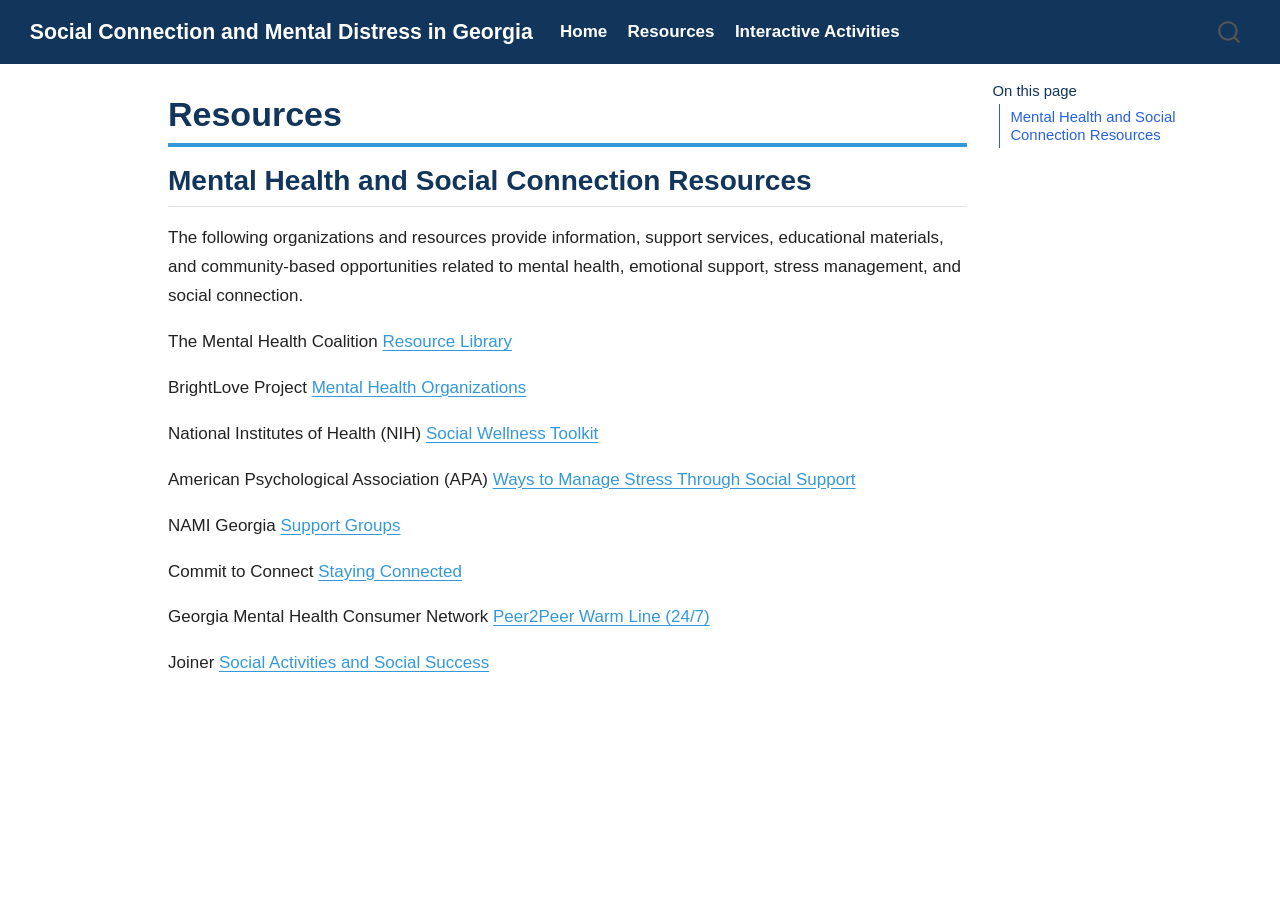
<file: docs/resources.html>
<!DOCTYPE html>
<html xmlns="http://www.w3.org/1999/xhtml" lang="en" xml:lang="en"><head>

<meta charset="utf-8">
<meta name="generator" content="quarto-1.10.18">

<meta name="viewport" content="width=device-width, initial-scale=1.0, user-scalable=yes">


<title>Resources – Social Connection and Mental Distress in Georgia</title>
<style>
/* Default styles provided by pandoc.
** See https://pandoc.org/MANUAL.html#variables-for-html for config info.
*/
span.smallcaps{font-variant: small-caps;}
div.columns{display: flex; gap: 1.5em;}
div.column{flex: auto;}
@media screen {
div.columns{gap: min(4vw, 1.5em);}
div.column{overflow-x: auto;}
}
div.hanging-indent{margin-left: 1.5em; text-indent: -1.5em;}
ul.task-list{list-style: none;}
ul.task-list li input[type="checkbox"] {
  width: 0.8em;
  margin: 0 0.8em 0.2em -1em; /* quarto-specific, see https://github.com/quarto-dev/quarto-cli/issues/4556 */ 
  vertical-align: middle;
}
</style>


<script src="site_libs/quarto-nav/quarto-nav.js"></script>
<script src="site_libs/quarto-nav/headroom.min.js"></script>
<script src="site_libs/clipboard/clipboard.min.js"></script>
<script src="site_libs/quarto-search/autocomplete.umd.js"></script>
<script src="site_libs/quarto-search/fuse.min.js"></script>
<script src="site_libs/quarto-search/quarto-search.js"></script>
<meta name="quarto:offset" content="./">
<script src="site_libs/quarto-html/quarto.js" type="module"></script>
<script src="site_libs/quarto-html/tabsets/tabsets.js" type="module"></script>
<script src="site_libs/quarto-html/popper.min.js"></script>
<script src="site_libs/quarto-html/tippy.umd.min.js"></script>
<script src="site_libs/quarto-html/anchor.min.js"></script>
<link href="site_libs/quarto-html/tippy.css" rel="stylesheet">
<link href="site_libs/quarto-html/quarto-syntax-highlighting-64a204ab8560d761af7679ceaba22944.css" rel="stylesheet" id="quarto-text-highlighting-styles">
<script src="site_libs/bootstrap/bootstrap.min.js"></script>
<link href="site_libs/bootstrap/bootstrap-icons.css" rel="stylesheet">
<link href="site_libs/bootstrap/bootstrap-172ba59bd5e0b52282274ba0c0cc16fc.min.css" rel="stylesheet" append-hash="true" id="quarto-bootstrap" data-mode="light">
<script id="quarto-search-options" type="application/json">{
  "location": "navbar",
  "copy-button": false,
  "collapse-after": 3,
  "panel-placement": "end",
  "type": "overlay",
  "limit": 50,
  "keyboard-shortcut": [
    "f",
    "/",
    "s"
  ],
  "show-item-context": false,
  "language": {
    "search-no-results-text": "No results",
    "search-matching-documents-text": "matching documents",
    "search-copy-link-title": "Copy link to search",
    "search-hide-matches-text": "Hide additional matches",
    "search-more-match-text": "more match in this document",
    "search-more-matches-text": "more matches in this document",
    "search-clear-button-title": "Clear",
    "search-text-placeholder": "",
    "search-detached-cancel-button-title": "Cancel",
    "search-submit-button-title": "Submit",
    "search-label": "Search"
  }
}</script>


<link rel="stylesheet" href="styles.css">
</head>

<body class="nav-fixed quarto-light">

<div id="quarto-search-results"></div>
  <header id="quarto-header" class="headroom fixed-top">
    <nav class="navbar navbar-expand-lg " data-bs-theme="dark">
      <div class="navbar-container container-fluid">
      <div class="navbar-brand-container mx-auto">
    <a class="navbar-brand" href="./index.html">
    <span class="navbar-title">Social Connection and Mental Distress in Georgia</span>
    </a>
  </div>
            <div id="quarto-search" class="" title="Search"></div>
          <button class="navbar-toggler" type="button" data-bs-toggle="collapse" data-bs-target="#navbarCollapse" aria-controls="navbarCollapse" role="menu" aria-expanded="false" aria-label="Toggle navigation" onclick="if (window.quartoToggleHeadroom) { window.quartoToggleHeadroom(); }">
  <span class="navbar-toggler-icon"></span>
</button>
          <div class="collapse navbar-collapse" id="navbarCollapse">
            <ul class="navbar-nav navbar-nav-scroll me-auto">
  <li class="nav-item">
    <a class="nav-link" href="./index.html"> 
<span class="menu-text">Home</span></a>
  </li>  
  <li class="nav-item">
    <a class="nav-link active" href="./resources.html" aria-current="page"> 
<span class="menu-text">Resources</span></a>
  </li>  
  <li class="nav-item">
    <a class="nav-link" href="./activities.html"> 
<span class="menu-text">Interactive Activities</span></a>
  </li>  
</ul>
          </div> <!-- /navcollapse -->
            <div class="quarto-navbar-tools">
</div>
      </div> <!-- /container-fluid -->
    </nav>
</header>
<!-- content -->
<div id="quarto-content" class="quarto-container page-columns page-rows-contents page-layout-article page-navbar">
<!-- sidebar -->
<!-- margin-sidebar -->
    <div id="quarto-margin-sidebar" class="sidebar margin-sidebar">
        <nav id="TOC" role="doc-toc" class="toc-active">
    <h2 id="toc-title">On this page</h2>
   
  <ul>
  <li><a href="#mental-health-and-social-connection-resources" id="toc-mental-health-and-social-connection-resources" class="nav-link active" data-scroll-target="#mental-health-and-social-connection-resources">Mental Health and Social Connection Resources</a></li>
  </ul>
</nav>
    </div>
<!-- main -->
<main class="content" id="quarto-document-content">

<header id="title-block-header" class="quarto-title-block default">
<div class="quarto-title">
<h1 class="title">Resources</h1>
</div>



<div class="quarto-title-meta">

    
  
    
  </div>
  


</header>


<section id="mental-health-and-social-connection-resources" class="level2">
<h2 class="anchored" data-anchor-id="mental-health-and-social-connection-resources">Mental Health and Social Connection Resources</h2>
<p>The following organizations and resources provide information, support services, educational materials, and community-based opportunities related to mental health, emotional support, stress management, and social connection.</p>
<p>The Mental Health Coalition <a href="https://www.thementalhealthcoalition.org/resources/">Resource Library</a></p>
<p>BrightLove Project <a href="https://www.brightloveproject.org/mental-health-organizations">Mental Health Organizations</a></p>
<p>National Institutes of Health (NIH) <a href="https://www.nih.gov/health-information/your-healthiest-self-wellness-toolkits/social-wellness-toolkit">Social Wellness Toolkit</a></p>
<p>American Psychological Association (APA) <a href="https://www.apa.org/topics/stress/manage-social-support">Ways to Manage Stress Through Social Support</a></p>
<p>NAMI Georgia <a href="https://namiga.org/support-and-education/support-groups/">Support Groups</a></p>
<p>Commit to Connect <a href="https://committoconnect.org/connect-with-others/">Staying Connected</a></p>
<p>Georgia Mental Health Consumer Network <a href="https://www.gmhcn.org/peer2peer-warm-line">Peer2Peer Warm Line (24/7)</a></p>
<p>Joiner <a href="https://getjoiner.com/blog/best-social-activities-to-meet-new-people">Social Activities and Social Success</a></p>


</section>

</main> <!-- /main -->
<script id="quarto-html-after-body" type="application/javascript">
  window.document.addEventListener("DOMContentLoaded", function (event) {
    const icon = "";
    const anchorJS = new window.AnchorJS();
    anchorJS.options = {
      placement: 'right',
      icon: icon
    };
    anchorJS.add('.anchored');
    const isCodeAnnotation = (el) => {
      for (const clz of el.classList) {
        if (clz.startsWith('code-annotation-')) {                     
          return true;
        }
      }
      return false;
    }
    const onCopySuccess = function(e) {
      // button target
      const button = e.trigger;
      // don't keep focus
      button.blur();
      // flash "checked"
      button.classList.add('code-copy-button-checked');
      var currentTitle = button.getAttribute("title");
      button.setAttribute("title", "Copied!");
      let tooltip;
      if (window.bootstrap) {
        button.setAttribute("data-bs-toggle", "tooltip");
        button.setAttribute("data-bs-placement", "left");
        button.setAttribute("data-bs-title", "Copied!");
        tooltip = new bootstrap.Tooltip(button, 
          { trigger: "manual", 
            customClass: "code-copy-button-tooltip",
            offset: [0, -8]});
        tooltip.show();    
      }
      setTimeout(function() {
        if (tooltip) {
          tooltip.hide();
          button.removeAttribute("data-bs-title");
          button.removeAttribute("data-bs-toggle");
          button.removeAttribute("data-bs-placement");
        }
        button.setAttribute("title", currentTitle);
        button.classList.remove('code-copy-button-checked');
      }, 1000);
      // clear code selection
      e.clearSelection();
    }
    const getTextToCopy = function(trigger) {
      const outerScaffold = trigger.parentElement.cloneNode(true);
      const codeEl = outerScaffold.querySelector('code');
      for (const childEl of codeEl.children) {
        if (isCodeAnnotation(childEl)) {
          childEl.remove();
        }
      }
      return codeEl.innerText;
    }
    const clipboard = new window.ClipboardJS('.code-copy-button:not([data-in-quarto-modal])', {
      text: getTextToCopy
    });
    clipboard.on('success', onCopySuccess);
    if (window.document.getElementById('quarto-embedded-source-code-modal')) {
      const clipboardModal = new window.ClipboardJS('.code-copy-button[data-in-quarto-modal]', {
        text: getTextToCopy,
        container: window.document.getElementById('quarto-embedded-source-code-modal')
      });
      clipboardModal.on('success', onCopySuccess);
    }
      var localhostRegex = new RegExp(/^(?:http|https):\/\/localhost\:?[0-9]*\//);
      var mailtoRegex = new RegExp(/^mailto:/);
        var filterRegex = new RegExp('/' + window.location.host + '/');
      var isInternal = (href) => {
          return filterRegex.test(href) || localhostRegex.test(href) || mailtoRegex.test(href);
      }
      // Inspect non-navigation links and adorn them if external
     var links = window.document.querySelectorAll('a[href]:not(.nav-link):not(.navbar-brand):not(.toc-action):not(.sidebar-link):not(.sidebar-item-toggle):not(.pagination-link):not(.no-external):not([aria-hidden]):not(.dropdown-item):not(.quarto-navigation-tool):not(.about-link)');
      for (var i=0; i<links.length; i++) {
        const link = links[i];
        if (!isInternal(link.href)) {
          // undo the damage that might have been done by quarto-nav.js in the case of
          // links that we want to consider external
          if (link.dataset.originalHref !== undefined) {
            link.href = link.dataset.originalHref;
          }
        }
      }
    function tippyHover(el, contentFn, onTriggerFn, onUntriggerFn) {
      const config = {
        allowHTML: true,
        maxWidth: 500,
        delay: 100,
        arrow: false,
        appendTo: function(el) {
            return el.parentElement;
        },
        interactive: true,
        interactiveBorder: 10,
        theme: 'quarto',
        placement: 'bottom-start',
      };
      if (contentFn) {
        config.content = contentFn;
      }
      if (onTriggerFn) {
        config.onTrigger = onTriggerFn;
      }
      if (onUntriggerFn) {
        config.onUntrigger = onUntriggerFn;
      }
      window.tippy(el, config); 
    }
    const noterefs = window.document.querySelectorAll('a[role="doc-noteref"]');
    for (var i=0; i<noterefs.length; i++) {
      const ref = noterefs[i];
      tippyHover(ref, function() {
        // use id or data attribute instead here
        let href = ref.getAttribute('data-footnote-href') || ref.getAttribute('href');
        try { href = new URL(href).hash; } catch {}
        const id = href.replace(/^#\/?/, "");
        const note = window.document.getElementById(id);
        if (note) {
          return note.innerHTML;
        } else {
          return "";
        }
      });
    }
    const xrefs = window.document.querySelectorAll('a.quarto-xref');
    const processXRef = (id, note) => {
      // Strip column container classes
      const stripColumnClz = (el) => {
        el.classList.remove("page-full", "page-columns");
        if (el.children) {
          for (const child of el.children) {
            stripColumnClz(child);
          }
        }
      }
      stripColumnClz(note)
      if (id === null || id.startsWith('sec-')) {
        // Special case sections, only their first couple elements
        const container = document.createElement("div");
        if (note.children && note.children.length > 2) {
          container.appendChild(note.children[0].cloneNode(true));
          for (let i = 1; i < note.children.length; i++) {
            const child = note.children[i];
            if (child.tagName === "P" && child.innerText === "") {
              continue;
            } else {
              container.appendChild(child.cloneNode(true));
              break;
            }
          }
          if (window.Quarto?.typesetMath) {
            window.Quarto.typesetMath(container);
          }
          return container.innerHTML
        } else {
          if (window.Quarto?.typesetMath) {
            window.Quarto.typesetMath(note);
          }
          return note.innerHTML;
        }
      } else {
        // Remove any anchor links if they are present
        const anchorLink = note.querySelector('a.anchorjs-link');
        if (anchorLink) {
          anchorLink.remove();
        }
        if (window.Quarto?.typesetMath) {
          window.Quarto.typesetMath(note);
        }
        if (note.classList.contains("callout")) {
          return note.outerHTML;
        } else {
          return note.innerHTML;
        }
      }
    }
    for (var i=0; i<xrefs.length; i++) {
      const xref = xrefs[i];
      tippyHover(xref, undefined, function(instance) {
        instance.disable();
        let url = xref.getAttribute('href');
        let hash = undefined; 
        if (url.startsWith('#')) {
          hash = url;
        } else {
          try { hash = new URL(url).hash; } catch {}
        }
        if (hash) {
          const id = hash.replace(/^#\/?/, "");
          const note = window.document.getElementById(id);
          if (note !== null) {
            try {
              const html = processXRef(id, note.cloneNode(true));
              instance.setContent(html);
            } finally {
              instance.enable();
              instance.show();
            }
          } else {
            // See if we can fetch this
            fetch(url.split('#')[0])
            .then(res => res.text())
            .then(html => {
              const parser = new DOMParser();
              const htmlDoc = parser.parseFromString(html, "text/html");
              const note = htmlDoc.getElementById(id);
              if (note !== null) {
                const html = processXRef(id, note);
                instance.setContent(html);
              } 
            }).finally(() => {
              instance.enable();
              instance.show();
            });
          }
        } else {
          // See if we can fetch a full url (with no hash to target)
          // This is a special case and we should probably do some content thinning / targeting
          fetch(url)
          .then(res => res.text())
          .then(html => {
            const parser = new DOMParser();
            const htmlDoc = parser.parseFromString(html, "text/html");
            const note = htmlDoc.querySelector('main.content');
            if (note !== null) {
              // This should only happen for chapter cross references
              // (since there is no id in the URL)
              // remove the first header
              if (note.children.length > 0 && note.children[0].tagName === "HEADER") {
                note.children[0].remove();
              }
              const html = processXRef(null, note);
              instance.setContent(html);
            } 
          }).finally(() => {
            instance.enable();
            instance.show();
          });
        }
      }, function(instance) {
      });
    }
        let selectedAnnoteEl;
        const selectorForAnnotation = ( cell, annotation) => {
          let cellAttr = 'data-code-cell="' + cell + '"';
          let lineAttr = 'data-code-annotation="' +  annotation + '"';
          const selector = 'span[' + cellAttr + '][' + lineAttr + ']';
          return selector;
        }
        const selectCodeLines = (annoteEl) => {
          const doc = window.document;
          const targetCell = annoteEl.getAttribute("data-target-cell");
          const targetAnnotation = annoteEl.getAttribute("data-target-annotation");
          const annoteSpan = window.document.querySelector(selectorForAnnotation(targetCell, targetAnnotation));
          const lines = annoteSpan.getAttribute("data-code-lines").split(",");
          const lineIds = lines.map((line) => {
            return targetCell + "-" + line;
          })
          let top = null;
          let height = null;
          let parent = null;
          if (lineIds.length > 0) {
              //compute the position of the single el (top and bottom and make a div)
              const el = window.document.getElementById(lineIds[0]);
              top = el.offsetTop;
              height = el.offsetHeight;
              parent = el.parentElement.parentElement;
            if (lineIds.length > 1) {
              const lastEl = window.document.getElementById(lineIds[lineIds.length - 1]);
              const bottom = lastEl.offsetTop + lastEl.offsetHeight;
              height = bottom - top;
            }
            if (top !== null && height !== null && parent !== null) {
              // cook up a div (if necessary) and position it 
              let div = window.document.getElementById("code-annotation-line-highlight");
              if (div === null) {
                div = window.document.createElement("div");
                div.setAttribute("id", "code-annotation-line-highlight");
                div.style.position = 'absolute';
                parent.appendChild(div);
              }
              div.style.top = top - 2 + "px";
              div.style.height = height + 4 + "px";
              div.style.left = 0;
              let gutterDiv = window.document.getElementById("code-annotation-line-highlight-gutter");
              if (gutterDiv === null) {
                gutterDiv = window.document.createElement("div");
                gutterDiv.setAttribute("id", "code-annotation-line-highlight-gutter");
                gutterDiv.style.position = 'absolute';
                const codeCell = window.document.getElementById(targetCell);
                const gutter = codeCell.querySelector('.code-annotation-gutter');
                gutter.appendChild(gutterDiv);
              }
              gutterDiv.style.top = top - 2 + "px";
              gutterDiv.style.height = height + 4 + "px";
            }
            selectedAnnoteEl = annoteEl;
          }
        };
        const unselectCodeLines = () => {
          const elementsIds = ["code-annotation-line-highlight", "code-annotation-line-highlight-gutter"];
          elementsIds.forEach((elId) => {
            const div = window.document.getElementById(elId);
            if (div) {
              div.remove();
            }
          });
          selectedAnnoteEl = undefined;
        };
          // Handle positioning of the toggle
      window.addEventListener(
        "resize",
        throttle(() => {
          elRect = undefined;
          if (selectedAnnoteEl) {
            selectCodeLines(selectedAnnoteEl);
          }
        }, 10)
      );
      function throttle(fn, ms) {
      let throttle = false;
      let timer;
        return (...args) => {
          if(!throttle) { // first call gets through
              fn.apply(this, args);
              throttle = true;
          } else { // all the others get throttled
              if(timer) clearTimeout(timer); // cancel #2
              timer = setTimeout(() => {
                fn.apply(this, args);
                timer = throttle = false;
              }, ms);
          }
        };
      }
        // Attach click handler to the DT
        const annoteDls = window.document.querySelectorAll('dt[data-target-cell]');
        for (const annoteDlNode of annoteDls) {
          annoteDlNode.addEventListener('click', (event) => {
            const clickedEl = event.target;
            if (clickedEl !== selectedAnnoteEl) {
              unselectCodeLines();
              const activeEl = window.document.querySelector('dt[data-target-cell].code-annotation-active');
              if (activeEl) {
                activeEl.classList.remove('code-annotation-active');
              }
              selectCodeLines(clickedEl);
              clickedEl.classList.add('code-annotation-active');
            } else {
              // Unselect the line
              unselectCodeLines();
              clickedEl.classList.remove('code-annotation-active');
            }
          });
        }
    const findCites = (el) => {
      const parentEl = el.parentElement;
      if (parentEl) {
        const cites = parentEl.dataset.cites;
        if (cites) {
          return {
            el,
            cites: cites.split(' ')
          };
        } else {
          return findCites(el.parentElement)
        }
      } else {
        return undefined;
      }
    };
    var bibliorefs = window.document.querySelectorAll('a[role="doc-biblioref"]');
    for (var i=0; i<bibliorefs.length; i++) {
      const ref = bibliorefs[i];
      const citeInfo = findCites(ref);
      if (citeInfo) {
        tippyHover(citeInfo.el, function() {
          var popup = window.document.createElement('div');
          citeInfo.cites.forEach(function(cite) {
            var citeDiv = window.document.createElement('div');
            citeDiv.classList.add('hanging-indent');
            citeDiv.classList.add('csl-entry');
            var biblioDiv = window.document.getElementById('ref-' + cite);
            if (biblioDiv) {
              citeDiv.innerHTML = biblioDiv.innerHTML;
            }
            popup.appendChild(citeDiv);
          });
          return popup.innerHTML;
        });
      }
    }
  });
  </script>
</div> <!-- /content -->




</body></html>
</file>
<file: docs/site_libs/quarto-html/tippy.css>
.tippy-box[data-animation=fade][data-state=hidden]{opacity:0}[data-tippy-root]{max-width:calc(100vw - 10px)}.tippy-box{position:relative;background-color:#333;color:#fff;border-radius:4px;font-size:14px;line-height:1.4;white-space:normal;outline:0;transition-property:transform,visibility,opacity}.tippy-box[data-placement^=top]>.tippy-arrow{bottom:0}.tippy-box[data-placement^=top]>.tippy-arrow:before{bottom:-7px;left:0;border-width:8px 8px 0;border-top-color:initial;transform-origin:center top}.tippy-box[data-placement^=bottom]>.tippy-arrow{top:0}.tippy-box[data-placement^=bottom]>.tippy-arrow:before{top:-7px;left:0;border-width:0 8px 8px;border-bottom-color:initial;transform-origin:center bottom}.tippy-box[data-placement^=left]>.tippy-arrow{right:0}.tippy-box[data-placement^=left]>.tippy-arrow:before{border-width:8px 0 8px 8px;border-left-color:initial;right:-7px;transform-origin:center left}.tippy-box[data-placement^=right]>.tippy-arrow{left:0}.tippy-box[data-placement^=right]>.tippy-arrow:before{left:-7px;border-width:8px 8px 8px 0;border-right-color:initial;transform-origin:center right}.tippy-box[data-inertia][data-state=visible]{transition-timing-function:cubic-bezier(.54,1.5,.38,1.11)}.tippy-arrow{width:16px;height:16px;color:#333}.tippy-arrow:before{content:"";position:absolute;border-color:transparent;border-style:solid}.tippy-content{position:relative;padding:5px 9px;z-index:1}
</file>
<file: docs/site_libs/quarto-html/quarto-syntax-highlighting-64a204ab8560d761af7679ceaba22944.css>
/* quarto syntax highlight colors */
:root {
  --quarto-hl-ot-color: #003B4F;
  --quarto-hl-at-color: #657422;
  --quarto-hl-ss-color: #20794D;
  --quarto-hl-an-color: #5E5E5E;
  --quarto-hl-fu-color: #4758AB;
  --quarto-hl-st-color: #20794D;
  --quarto-hl-cf-color: #003B4F;
  --quarto-hl-op-color: #5E5E5E;
  --quarto-hl-er-color: #AD0000;
  --quarto-hl-bn-color: #AD0000;
  --quarto-hl-al-color: #AD0000;
  --quarto-hl-va-color: #111111;
  --quarto-hl-bu-color: inherit;
  --quarto-hl-ex-color: inherit;
  --quarto-hl-pp-color: #AD0000;
  --quarto-hl-in-color: #5E5E5E;
  --quarto-hl-vs-color: #20794D;
  --quarto-hl-wa-color: #5E5E5E;
  --quarto-hl-do-color: #5E5E5E;
  --quarto-hl-im-color: #00769E;
  --quarto-hl-ch-color: #20794D;
  --quarto-hl-dt-color: #AD0000;
  --quarto-hl-fl-color: #AD0000;
  --quarto-hl-co-color: #5E5E5E;
  --quarto-hl-cv-color: #5E5E5E;
  --quarto-hl-cn-color: #8f5902;
  --quarto-hl-sc-color: #5E5E5E;
  --quarto-hl-dv-color: #AD0000;
  --quarto-hl-kw-color: #003B4F;
}

/* other quarto variables */
:root {
  --quarto-font-monospace: SFMono-Regular, Menlo, Monaco, Consolas, "Liberation Mono", "Courier New", monospace;
}

/* syntax highlight based on Pandoc's rules */
pre > code.sourceCode > span {
  color: #003B4F;
}

code.sourceCode > span {
  color: #003B4F;
}

div.sourceCode,
div.sourceCode pre.sourceCode {
  color: #003B4F;
}

/* Normal */
code span {
  color: #003B4F;
}

/* Alert */
code span.al {
  color: #AD0000;
  font-style: inherit;
}

/* Annotation */
code span.an {
  color: #5E5E5E;
  font-style: inherit;
}

/* Attribute */
code span.at {
  color: #657422;
  font-style: inherit;
}

/* BaseN */
code span.bn {
  color: #AD0000;
  font-style: inherit;
}

/* BuiltIn */
code span.bu {
  font-style: inherit;
}

/* ControlFlow */
code span.cf {
  color: #003B4F;
  font-weight: bold;
  font-style: inherit;
}

/* Char */
code span.ch {
  color: #20794D;
  font-style: inherit;
}

/* Constant */
code span.cn {
  color: #8f5902;
  font-style: inherit;
}

/* Comment */
code span.co {
  color: #5E5E5E;
  font-style: inherit;
}

/* CommentVar */
code span.cv {
  color: #5E5E5E;
  font-style: italic;
}

/* Documentation */
code span.do {
  color: #5E5E5E;
  font-style: italic;
}

/* DataType */
code span.dt {
  color: #AD0000;
  font-style: inherit;
}

/* DecVal */
code span.dv {
  color: #AD0000;
  font-style: inherit;
}

/* Error */
code span.er {
  color: #AD0000;
  font-style: inherit;
}

/* Extension */
code span.ex {
  font-style: inherit;
}

/* Float */
code span.fl {
  color: #AD0000;
  font-style: inherit;
}

/* Function */
code span.fu {
  color: #4758AB;
  font-style: inherit;
}

/* Import */
code span.im {
  color: #00769E;
  font-style: inherit;
}

/* Information */
code span.in {
  color: #5E5E5E;
  font-style: inherit;
}

/* Keyword */
code span.kw {
  color: #003B4F;
  font-weight: bold;
  font-style: inherit;
}

/* Operator */
code span.op {
  color: #5E5E5E;
  font-style: inherit;
}

/* Other */
code span.ot {
  color: #003B4F;
  font-style: inherit;
}

/* Preprocessor */
code span.pp {
  color: #AD0000;
  font-style: inherit;
}

/* SpecialChar */
code span.sc {
  color: #5E5E5E;
  font-style: inherit;
}

/* SpecialString */
code span.ss {
  color: #20794D;
  font-style: inherit;
}

/* String */
code span.st {
  color: #20794D;
  font-style: inherit;
}

/* Variable */
code span.va {
  color: #111111;
  font-style: inherit;
}

/* VerbatimString */
code span.vs {
  color: #20794D;
  font-style: inherit;
}

/* Warning */
code span.wa {
  color: #5E5E5E;
  font-style: italic;
}

.prevent-inlining {
  content: "</";
}

/*# sourceMappingURL=9d8d5bb603a83b8298b89080a598c93b.css.map */
</file>
<file: docs/styles.css>
/* ===== Global Colors ===== */

:root {
  --dark-blue: #12355b;
  --light-blue: #dceefb;
  --accent-blue: #3498db;
  --light-gray: #f4f6f8;
  --medium-gray: #6c757d;
  --white: #ffffff;
}

/* ===== Page Background ===== */

body {
  background-color: var(--light-gray);
  color: #222222;
  font-family: "Segoe UI", Arial, sans-serif;
  line-height: 1.7;
}

/* ===== Main Content ===== */

.quarto-container,
.main-content,
.content {
  background-color: var(--white);
}

/* ===== Navigation Bar ===== */

.navbar {
  background-color: var(--dark-blue) !important;
}

.navbar-brand,
.navbar-nav .nav-link {
  color: white !important;
  font-weight: 600;
}

.navbar-nav .nav-link:hover {
  color: var(--light-blue) !important;
}

/* ===== Headings ===== */

h1 {
  color: var(--dark-blue);
  border-bottom: 4px solid var(--accent-blue);
  padding-bottom: 0.5rem;
  margin-bottom: 1rem;
}

h2 {
  color: var(--dark-blue);
  margin-top: 2rem;
}

h3 {
  color: var(--accent-blue);
}

/* ===== Links ===== */

a {
  color: var(--accent-blue);
  font-weight: 500;
}

a:hover {
  color: var(--dark-blue);
}

/* ===== Tables ===== */

table {
  background-color: white;
  border-collapse: collapse;
}

th {
  background-color: var(--dark-blue);
  color: white;
}

tr:nth-child(even) {
  background-color: var(--light-blue);
}

/* ===== Images ===== */

img {
  border-radius: 12px;
  box-shadow: 0px 4px 12px rgba(0,0,0,0.15);
  margin-top: 1rem;
  margin-bottom: 1rem;
}

/* ===== Figures ===== */

.figure,
.quarto-figure {
  background-color: white;
  padding: 1rem;
  border-radius: 12px;
  box-shadow: 0px 2px 8px rgba(0,0,0,0.1);
}

/* ===== Callout Boxes ===== */

.callout {
  border-left: 5px solid var(--accent-blue);
  background-color: var(--light-blue);
}

/* ===== Footer ===== */

footer {
  color: var(--medium-gray);
}
</file>
<file: docs/site_libs/htmltools-fill-0.5.9/fill.css>
@layer htmltools {
  .html-fill-container {
    display: flex;
    flex-direction: column;
    /* Prevent the container from expanding vertically or horizontally beyond its
    parent's constraints. */
    min-height: 0;
    min-width: 0;
  }
  .html-fill-container > .html-fill-item {
    /* Fill items can grow and shrink freely within
    available vertical space in fillable container */
    flex: 1 1 auto;
    min-height: 0;
    min-width: 0;
  }
  .html-fill-container > :not(.html-fill-item) {
    /* Prevent shrinking or growing of non-fill items */
    flex: 0 0 auto;
  }
}
</file>
<file: docs/site_libs/datatables-css-0.0.0/datatables-crosstalk.css>
.dt-crosstalk-fade {
  opacity: 0.2;
}

html body div.DTS div.dataTables_scrollBody {
  background: none;
}


/*
Fix https://github.com/rstudio/DT/issues/563
If the `table.display` is set to "block" (e.g., pkgdown), the browser will display
datatable objects strangely. The search panel and the page buttons will still be
in full-width but the table body will be "compact" and shorter.
In therory, having this attributes will affect `dom="t"`
with `display: block` users. But in reality, there should be no one.
We may remove the below lines in the future if the upstream agree to have this there.
See https://github.com/DataTables/DataTablesSrc/issues/160
*/

table.dataTable {
  display: table;
}


/*
When DTOutput(fill = TRUE), it receives a .html-fill-item class (via htmltools::bindFillRole()), which effectively amounts to `flex: 1 1 auto`. That's mostly fine, but the case where `fillContainer=TRUE`+`height:auto`+`flex-basis:auto` and the container (e.g., a bslib::card()) doesn't have a defined height is a bit problematic since the table wants to fit the parent but the parent wants to fit the table, which results pretty small table height (maybe because there is a minimum height somewhere?). It seems better in this case to impose a 400px height default for the table, which we can do by setting `flex-basis` to 400px (the table is still allowed to grow/shrink when the container has an opinionated height).
*/

.html-fill-container > .html-fill-item.datatables {
  flex-basis: 400px;
}
</file>
<file: docs/site_libs/crosstalk-1.2.2/css/crosstalk.min.css>
.container-fluid.crosstalk-bscols{margin-left:-30px;margin-right:-30px;white-space:normal}body>.container-fluid.crosstalk-bscols{margin-left:auto;margin-right:auto}.crosstalk-input-checkboxgroup .crosstalk-options-group .crosstalk-options-column{display:inline-block;padding-right:12px;vertical-align:top}@media only screen and (max-width: 480px){.crosstalk-input-checkboxgroup .crosstalk-options-group .crosstalk-options-column{display:block;padding-right:inherit}}.crosstalk-input{margin-bottom:15px}.crosstalk-input .control-label{margin-bottom:0;vertical-align:middle}.crosstalk-input input[type="checkbox"]{margin:4px 0 0;margin-top:1px;line-height:normal}.crosstalk-input .checkbox{position:relative;display:block;margin-top:10px;margin-bottom:10px}.crosstalk-input .checkbox>label{padding-left:20px;margin-bottom:0;font-weight:400;cursor:pointer}.crosstalk-input .checkbox input[type="checkbox"],.crosstalk-input .checkbox-inline input[type="checkbox"]{position:absolute;margin-top:2px;margin-left:-20px}.crosstalk-input .checkbox+.checkbox{margin-top:-5px}.crosstalk-input .checkbox-inline{position:relative;display:inline-block;padding-left:20px;margin-bottom:0;font-weight:400;vertical-align:middle;cursor:pointer}.crosstalk-input .checkbox-inline+.checkbox-inline{margin-top:0;margin-left:10px}
</file>
